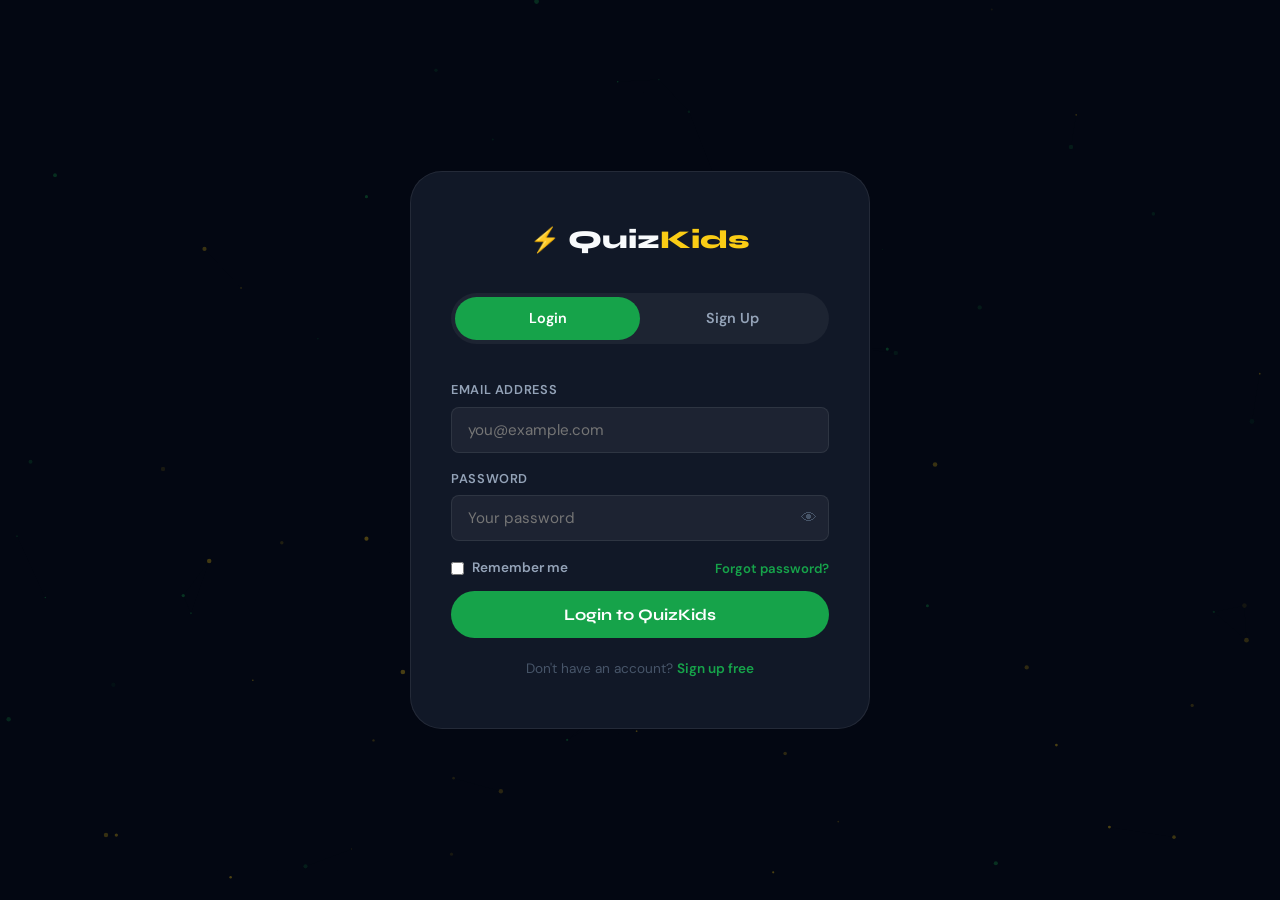
<file: pages/auth.html>
<!DOCTYPE html>
<html lang="en">
<head>
  <meta charset="UTF-8"/>
  <meta name="viewport" content="width=device-width, initial-scale=1.0"/>
  <title>Login / Signup — QuizKids</title>
  <link rel="preconnect" href="https://fonts.googleapis.com"/>
  <link href="https://fonts.googleapis.com/css2?family=Syne:wght@400;600;700;800&family=DM+Sans:wght@300;400;500;600&display=swap" rel="stylesheet"/>
  <link rel="stylesheet" href="../css/main.css"/>
  <style>
    body { min-height: 100vh; display: flex; align-items: center; justify-content: center; padding: 24px; }
    .auth-wrap {
      width: 100%; max-width: 460px;
      background: var(--bg-card);
      border: 1px solid var(--border-color);
      border-radius: var(--radius-xl);
      padding: 48px 40px;
      position: relative; z-index: 1;
    }
    .auth-logo { text-align: center; margin-bottom: 32px; }
    .auth-logo .logo { justify-content: center; font-size: 1.6rem; }
    .auth-tabs {
      display: flex; background: rgba(255,255,255,0.05);
      border-radius: 100px; padding: 4px;
      margin-bottom: 36px;
    }
    .auth-tab {
      flex: 1; padding: 10px; text-align: center;
      border-radius: 100px; font-weight: 600; font-size: 0.9rem;
      cursor: pointer; transition: var(--transition);
      color: var(--text-secondary);
    }
    .auth-tab.active { background: var(--brand-primary); color: #fff; }
    .auth-form { display: none; }
    .auth-form.active { display: block; }
    .form-group { margin-bottom: 16px; }
    .form-row { display: grid; grid-template-columns: 1fr 1fr; gap: 12px; }
    label { display: block; font-size: 0.8rem; font-weight: 600; color: var(--text-secondary); margin-bottom: 6px; text-transform: uppercase; letter-spacing: 0.05em; }
    input, select {
      width: 100%; padding: 12px 16px;
      background: rgba(255,255,255,0.05);
      border: 1px solid var(--border-color);
      border-radius: var(--radius-sm);
      color: var(--text-primary); font-size: 0.95rem; font-family: var(--font-body);
      transition: var(--transition);
      outline: none;
    }
    input:focus, select:focus { border-color: var(--brand-primary); box-shadow: 0 0 0 3px rgba(22,163,74,0.1); }
    select option { background: var(--bg-card); }
    .input-error { border-color: #ef4444 !important; }
    .err-msg { color: #f87171; font-size: 0.78rem; margin-top: 4px; display: none; }
    .err-msg.show { display: block; }
    .submit-btn {
      width: 100%; padding: 14px;
      background: var(--brand-primary); color: #fff;
      border: none; border-radius: 100px;
      font-size: 1rem; font-weight: 700; font-family: var(--font-display);
      cursor: pointer; transition: var(--transition);
      margin-top: 8px; display: flex; align-items: center; justify-content: center; gap: 8px;
    }
    .submit-btn:hover { background: var(--brand-secondary); transform: translateY(-1px); box-shadow: 0 8px 24px rgba(22,163,74,0.3); }
    .submit-btn:disabled { opacity: 0.6; transform: none; cursor: not-allowed; }
    .auth-divider { text-align: center; color: var(--text-muted); font-size: 0.8rem; margin: 20px 0; position: relative; }
    .auth-divider::before, .auth-divider::after { content: ''; position: absolute; top: 50%; width: 40%; height: 1px; background: var(--border-color); }
    .auth-divider::before { left: 0; } .auth-divider::after { right: 0; }
    .auth-footer-text { text-align: center; font-size: 0.85rem; color: var(--text-muted); margin-top: 20px; }
    .auth-footer-text a { color: var(--brand-primary); font-weight: 600; }
    .pw-wrap { position: relative; }
    .pw-toggle { position: absolute; right: 12px; top: 50%; transform: translateY(-50%); cursor: pointer; color: var(--text-muted); font-size: 1rem; user-select: none; }
    .strength-bar { height: 4px; border-radius: 2px; background: var(--bg-surface); margin-top: 6px; overflow: hidden; }
    .strength-fill { height: 100%; border-radius: 2px; transition: var(--transition); width: 0; }
    .strength-text { font-size: 0.75rem; margin-top: 4px; }
    .check-row { display: flex; align-items: center; gap: 8px; margin-bottom: 12px; }
    .check-row input[type="checkbox"] { width: auto; accent-color: var(--brand-primary); }
    .check-row label { margin: 0; font-size: 0.85rem; text-transform: none; letter-spacing: 0; color: var(--text-secondary); }
    .progress-loader { display: none; }
    .progress-loader.show { display: flex; }
    .spinner { width: 18px; height: 18px; border: 2px solid rgba(255,255,255,0.3); border-top-color: #fff; border-radius: 50%; animation: spin 0.7s linear infinite; }
    @keyframes spin { to { transform: rotate(360deg); } }

    @media (max-width: 480px) {
      .auth-wrap { padding: 32px 24px; }
      .form-row { grid-template-columns: 1fr; }
    }
  </style>
</head>
<body>
<div class="bg-canvas"><canvas id="bgCanvas"></canvas></div>

<div class="auth-wrap">
  <div class="auth-logo">
    <a href="../index.html" class="logo">
      <span class="logo-icon">⚡</span>
      <span class="logo-text">Quiz<span class="logo-accent">Kids</span></span>
    </a>
  </div>

  <div class="auth-tabs">
    <div class="auth-tab active" id="loginTab" onclick="switchTab('login')">Login</div>
    <div class="auth-tab" id="signupTab" onclick="switchTab('signup')">Sign Up</div>
  </div>

  <!-- LOGIN FORM -->
  <form class="auth-form active" id="loginForm" novalidate>
    <div class="form-group">
      <label>Email Address</label>
      <input type="email" id="loginEmail" placeholder="you@example.com" required/>
      <div class="err-msg" id="loginEmailErr">Enter a valid email address</div>
    </div>
    <div class="form-group">
      <label>Password</label>
      <div class="pw-wrap">
        <input type="password" id="loginPw" placeholder="Your password" required/>
        <span class="pw-toggle" onclick="togglePw('loginPw', this)">👁</span>
      </div>
      <div class="err-msg" id="loginPwErr">Password is required</div>
    </div>
    <div class="check-row">
      <input type="checkbox" id="rememberMe"/>
      <label for="rememberMe">Remember me</label>
      <a href="#" onclick="showReset()" style="margin-left:auto;font-size:0.82rem;color:var(--brand-primary);font-weight:600;">Forgot password?</a>
    </div>
    <button class="submit-btn" type="submit" id="loginBtn">
      <span class="progress-loader" id="loginLoader"><span class="spinner"></span></span>
      <span id="loginBtnText">Login to QuizKids</span>
    </button>
    <div class="auth-footer-text">
      Don't have an account? <a onclick="switchTab('signup')">Sign up free</a>
    </div>
  </form>

  <!-- SIGNUP FORM -->
  <form class="auth-form" id="signupForm" novalidate>
    <div class="form-row">
      <div class="form-group">
        <label>First Name</label>
        <input type="text" id="firstName" placeholder="e.g. Amara" required/>
        <div class="err-msg" id="firstNameErr">Enter your first name</div>
      </div>
      <div class="form-group">
        <label>Last Name</label>
        <input type="text" id="lastName" placeholder="e.g. Okafor" required/>
        <div class="err-msg" id="lastNameErr">Enter your last name</div>
      </div>
    </div>
    <div class="form-group">
      <label>Email Address</label>
      <input type="email" id="signupEmail" placeholder="you@example.com" required/>
      <div class="err-msg" id="signupEmailErr">Enter a valid email address</div>
    </div>
    <div class="form-row">
      <div class="form-group">
        <label>Class / Level</label>
        <select id="studentClass" required>
          <option value="">Select class</option>
          <optgroup label="Junior Secondary">
            <option value="JSS1">JSS 1</option>
            <option value="JSS2">JSS 2</option>
            <option value="JSS3">JSS 3</option>
          </optgroup>
          <optgroup label="Senior Secondary">
            <option value="SS1">SS 1</option>
            <option value="SS2">SS 2</option>
            <option value="SS3">SS 3</option>
          </optgroup>
          <optgroup label="Exam Candidate">
            <option value="WAEC">WAEC Candidate</option>
            <option value="NECO">NECO Candidate</option>
            <option value="JAMB">JAMB/UTME Candidate</option>
          </optgroup>
        </select>
        <div class="err-msg" id="classErr">Select your class</div>
      </div>
      <div class="form-group">
        <label>State</label>
        <select id="studentState" required>
          <option value="">Select state</option>
          <option>Abia</option><option>Adamawa</option><option>Akwa Ibom</option>
          <option>Anambra</option><option>Bauchi</option><option>Bayelsa</option>
          <option>Benue</option><option>Borno</option><option>Cross River</option>
          <option>Delta</option><option>Ebonyi</option><option>Edo</option>
          <option>Ekiti</option><option>Enugu</option><option>FCT Abuja</option>
          <option>Gombe</option><option>Imo</option><option>Jigawa</option>
          <option>Kaduna</option><option>Kano</option><option>Katsina</option>
          <option>Kebbi</option><option>Kogi</option><option>Kwara</option>
          <option>Lagos</option><option>Nasarawa</option><option>Niger</option>
          <option>Ogun</option><option>Ondo</option><option>Osun</option>
          <option>Oyo</option><option>Plateau</option><option>Rivers</option>
          <option>Sokoto</option><option>Taraba</option><option>Yobe</option>
          <option>Zamfara</option>
        </select>
        <div class="err-msg" id="stateErr">Select your state</div>
      </div>
    </div>
    <div class="form-group">
      <label>School Name</label>
      <input type="text" id="schoolName" placeholder="e.g. Kings College Lagos"/>
    </div>
    <div class="form-group">
      <label>Password</label>
      <div class="pw-wrap">
        <input type="password" id="signupPw" placeholder="Create a strong password" required oninput="checkStrength(this.value)"/>
        <span class="pw-toggle" onclick="togglePw('signupPw', this)">👁</span>
      </div>
      <div class="strength-bar"><div class="strength-fill" id="strengthFill"></div></div>
      <div class="strength-text" id="strengthText" style="color:var(--text-muted)">Enter a password</div>
      <div class="err-msg" id="signupPwErr">Password must be at least 6 characters</div>
    </div>
    <div class="check-row">
      <input type="checkbox" id="agreeTerms" required/>
      <label for="agreeTerms">I agree to the <a href="#" style="color:var(--brand-primary)">Terms of Service</a> and <a href="#" style="color:var(--brand-primary)">Privacy Policy</a></label>
    </div>
    <div class="err-msg" id="termsErr" style="margin-top:-8px; margin-bottom:12px;">You must agree to the terms</div>
    <button class="submit-btn" type="submit" id="signupBtn">
      <span class="progress-loader" id="signupLoader"><span class="spinner"></span></span>
      <span id="signupBtnText">Create Free Account 🚀</span>
    </button>
    <div class="auth-footer-text">
      Already have an account? <a onclick="switchTab('login')">Login</a>
    </div>
  </form>
</div>

<script src="../js/main.js"></script>
<script>
// ── Tab switching ──
function switchTab(tab) {
  document.querySelectorAll('.auth-tab').forEach(t => t.classList.remove('active'));
  document.querySelectorAll('.auth-form').forEach(f => f.classList.remove('active'));
  document.getElementById(tab + 'Tab').classList.add('active');
  document.getElementById(tab + 'Form').classList.add('active');
}

// Check URL hash for signup
if (location.hash === '#signup') switchTab('signup');

// ── Toggle password visibility ──
function togglePw(id, btn) {
  const input = document.getElementById(id);
  if (input.type === 'password') { input.type = 'text'; btn.textContent = '🙈'; }
  else { input.type = 'password'; btn.textContent = '👁'; }
}

// ── Password strength ──
function checkStrength(pw) {
  const fill = document.getElementById('strengthFill');
  const text = document.getElementById('strengthText');
  let score = 0;
  if (pw.length >= 6) score++;
  if (pw.length >= 10) score++;
  if (/[A-Z]/.test(pw)) score++;
  if (/[0-9]/.test(pw)) score++;
  if (/[^A-Za-z0-9]/.test(pw)) score++;
  const levels = [
    { w: '0%', c: 'transparent', t: 'Enter a password', tc: 'var(--text-muted)' },
    { w: '20%', c: '#ef4444', t: 'Very Weak', tc: '#ef4444' },
    { w: '40%', c: '#f97316', t: 'Weak', tc: '#f97316' },
    { w: '60%', c: '#facc15', t: 'Fair', tc: '#facc15' },
    { w: '80%', c: '#22c55e', t: 'Strong', tc: '#22c55e' },
    { w: '100%', c: '#16a34a', t: '💪 Very Strong', tc: '#16a34a' },
  ];
  const l = levels[Math.min(score, 5)];
  fill.style.width = l.w;
  fill.style.background = l.c;
  text.textContent = l.t; text.style.color = l.tc;
}

// ── Validation helpers ──
function showErr(id, show) {
  const el = document.getElementById(id);
  if (el) el.classList.toggle('show', show);
}
function markInput(id, error) {
  const el = document.getElementById(id);
  if (el) el.classList.toggle('input-error', error);
}

// ── Demo user storage (replace with Firebase in production) ──
const USERS_KEY = 'qk_users';
function getUsers() { try { return JSON.parse(localStorage.getItem(USERS_KEY)) || []; } catch { return []; } }
function saveUsers(users) { localStorage.setItem(USERS_KEY, JSON.stringify(users)); }

// ── LOGIN ──
document.getElementById('loginForm').addEventListener('submit', async (e) => {
  e.preventDefault();
  const email = document.getElementById('loginEmail').value.trim();
  const pw = document.getElementById('loginPw').value;
  let valid = true;

  if (!email || !/\S+@\S+\.\S+/.test(email)) { showErr('loginEmailErr', true); markInput('loginEmail', true); valid = false; }
  else { showErr('loginEmailErr', false); markInput('loginEmail', false); }
  if (!pw) { showErr('loginPwErr', true); markInput('loginPw', true); valid = false; }
  else { showErr('loginPwErr', false); markInput('loginPw', false); }
  
  if (!valid) return;

  // Loading state
  const btn = document.getElementById('loginBtn');
  const loader = document.getElementById('loginLoader');
  const btnText = document.getElementById('loginBtnText');
  btn.disabled = true; loader.classList.add('show'); btnText.textContent = 'Logging in...';

  await new Promise(r => setTimeout(r, 1200)); // simulate network

  const users = getUsers();
  const user = users.find(u => u.email === email && u.password === btoa(pw));
  
  btn.disabled = false; loader.classList.remove('show');

  if (user) {
    Auth.setUser(user);
    showToast('Welcome back, ' + user.name.split(' ')[0] + '! 🎉', 'success');
    setTimeout(() => window.location.href = 'dashboard.html', 1000);
  } else {
    btnText.textContent = 'Login to QuizKids';
    showToast('Invalid email or password. Please try again.', 'error');
    markInput('loginEmail', true); markInput('loginPw', true);
  }
});

// ── SIGNUP ──
document.getElementById('signupForm').addEventListener('submit', async (e) => {
  e.preventDefault();
  const firstName = document.getElementById('firstName').value.trim();
  const lastName = document.getElementById('lastName').value.trim();
  const email = document.getElementById('signupEmail').value.trim();
  const cls = document.getElementById('studentClass').value;
  const state = document.getElementById('studentState').value;
  const school = document.getElementById('schoolName').value.trim();
  const pw = document.getElementById('signupPw').value;
  const terms = document.getElementById('agreeTerms').checked;
  let valid = true;

  if (!firstName) { showErr('firstNameErr', true); markInput('firstName', true); valid = false; }
  else { showErr('firstNameErr', false); markInput('firstName', false); }
  if (!lastName) { showErr('lastNameErr', true); markInput('lastName', true); valid = false; }
  else { showErr('lastNameErr', false); markInput('lastName', false); }
  if (!email || !/\S+@\S+\.\S+/.test(email)) { showErr('signupEmailErr', true); markInput('signupEmail', true); valid = false; }
  else { showErr('signupEmailErr', false); markInput('signupEmail', false); }
  if (!cls) { showErr('classErr', true); markInput('studentClass', true); valid = false; }
  else { showErr('classErr', false); markInput('studentClass', false); }
  if (!state) { showErr('stateErr', true); markInput('studentState', true); valid = false; }
  else { showErr('stateErr', false); markInput('studentState', false); }
  if (pw.length < 6) { showErr('signupPwErr', true); markInput('signupPw', true); valid = false; }
  else { showErr('signupPwErr', false); markInput('signupPw', false); }
  if (!terms) { showErr('termsErr', true); valid = false; }
  else { showErr('termsErr', false); }

  if (!valid) return;

  // Check duplicate email
  const users = getUsers();
  if (users.find(u => u.email === email)) {
    showToast('This email is already registered. Please login.', 'error');
    markInput('signupEmail', true);
    return;
  }

  // Loading
  const btn = document.getElementById('signupBtn');
  const loader = document.getElementById('signupLoader');
  const btnText = document.getElementById('signupBtnText');
  btn.disabled = true; loader.classList.add('show'); btnText.textContent = 'Creating account...';
  await new Promise(r => setTimeout(r, 1500));

  const newUser = {
    id: 'u_' + Date.now(),
    name: firstName + ' ' + lastName,
    email, password: btoa(pw),
    class: cls, state, school: school || 'Not specified',
    xp: 0, streak: 0,
    quizHistory: [],
    badges: [],
    joinedAt: new Date().toISOString(),
    isAdmin: false
  };
  users.push(newUser);
  saveUsers(users);
  Auth.setUser(newUser);

  btn.disabled = false; loader.classList.remove('show');
  showToast('Account created! Welcome to QuizKids 🎉', 'success');
  setTimeout(() => window.location.href = 'dashboard.html', 1000);
});

// ── Reset password modal ──
function showReset() {
  const email = prompt('Enter your registered email address:');
  if (email && /\S+@\S+\.\S+/.test(email)) {
    showToast('Password reset link sent to ' + email, 'success');
  }
}
</script>
</body>
</html>
</file>
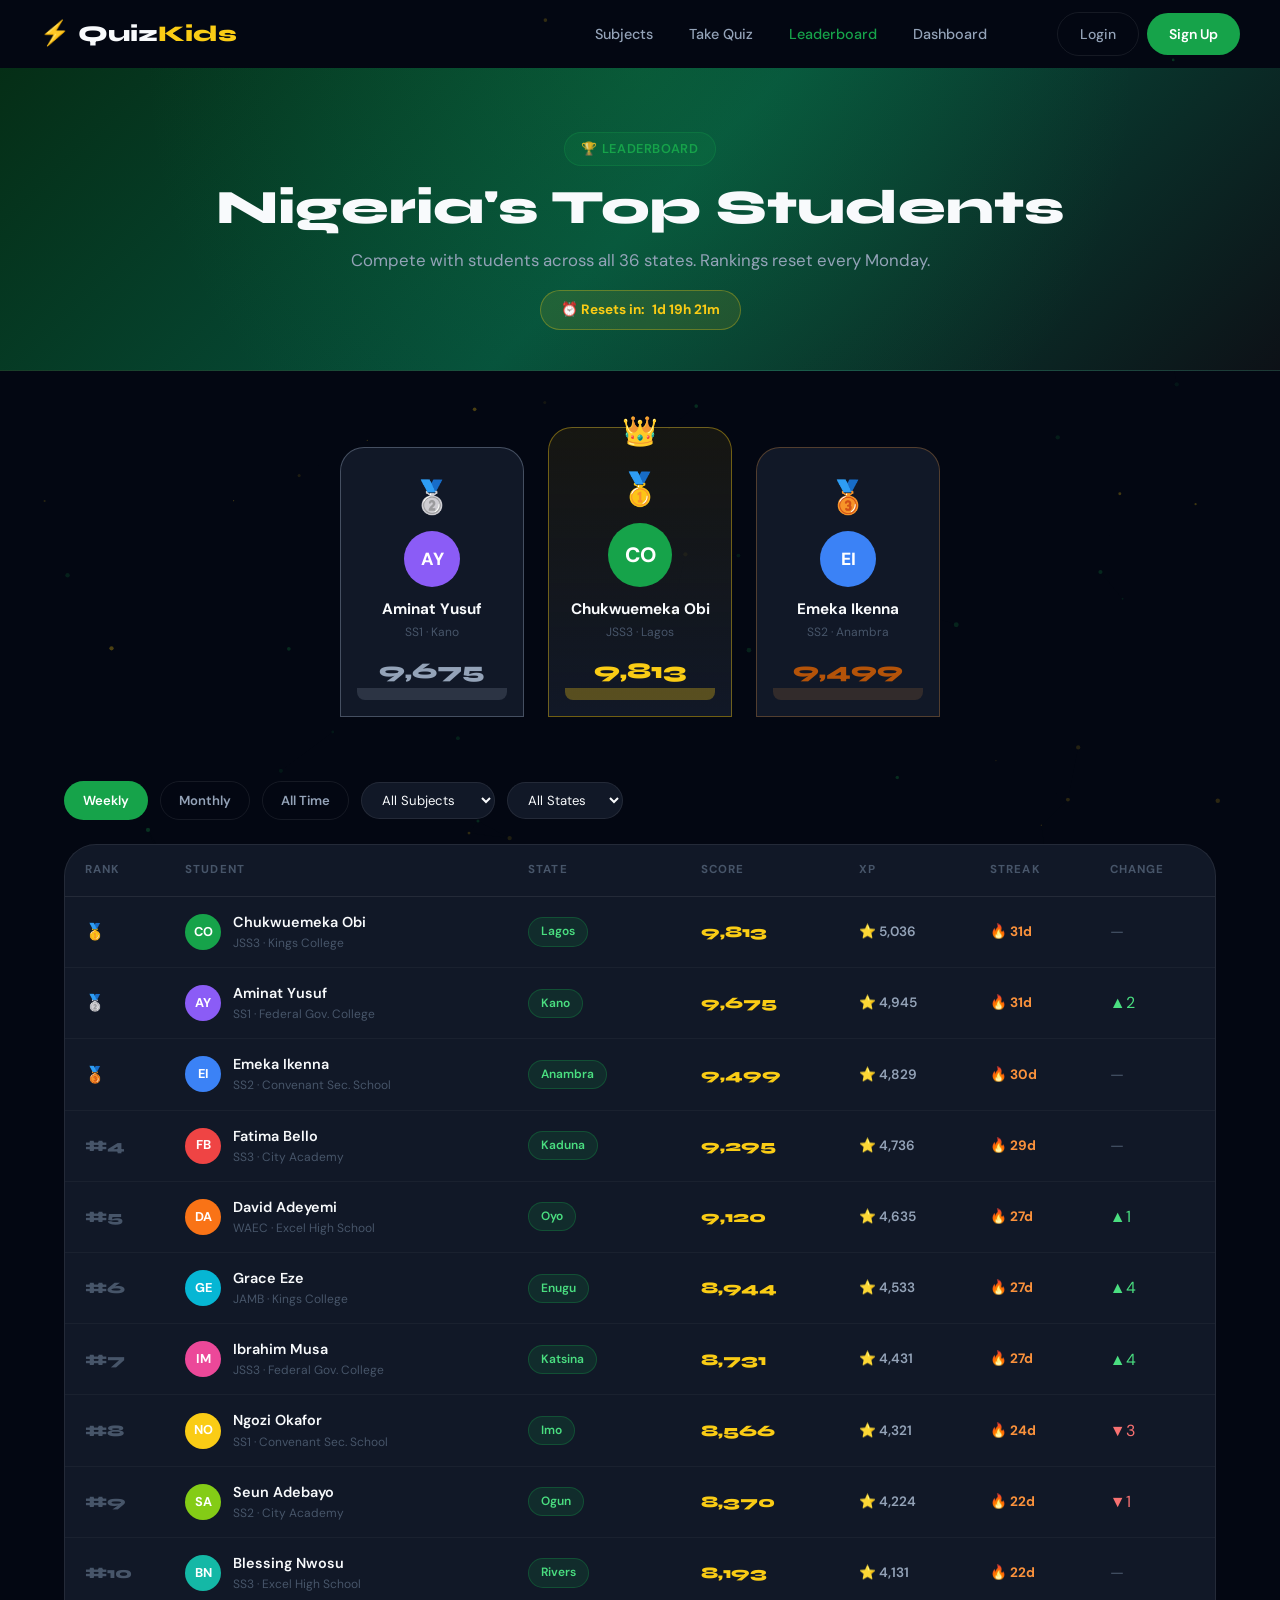
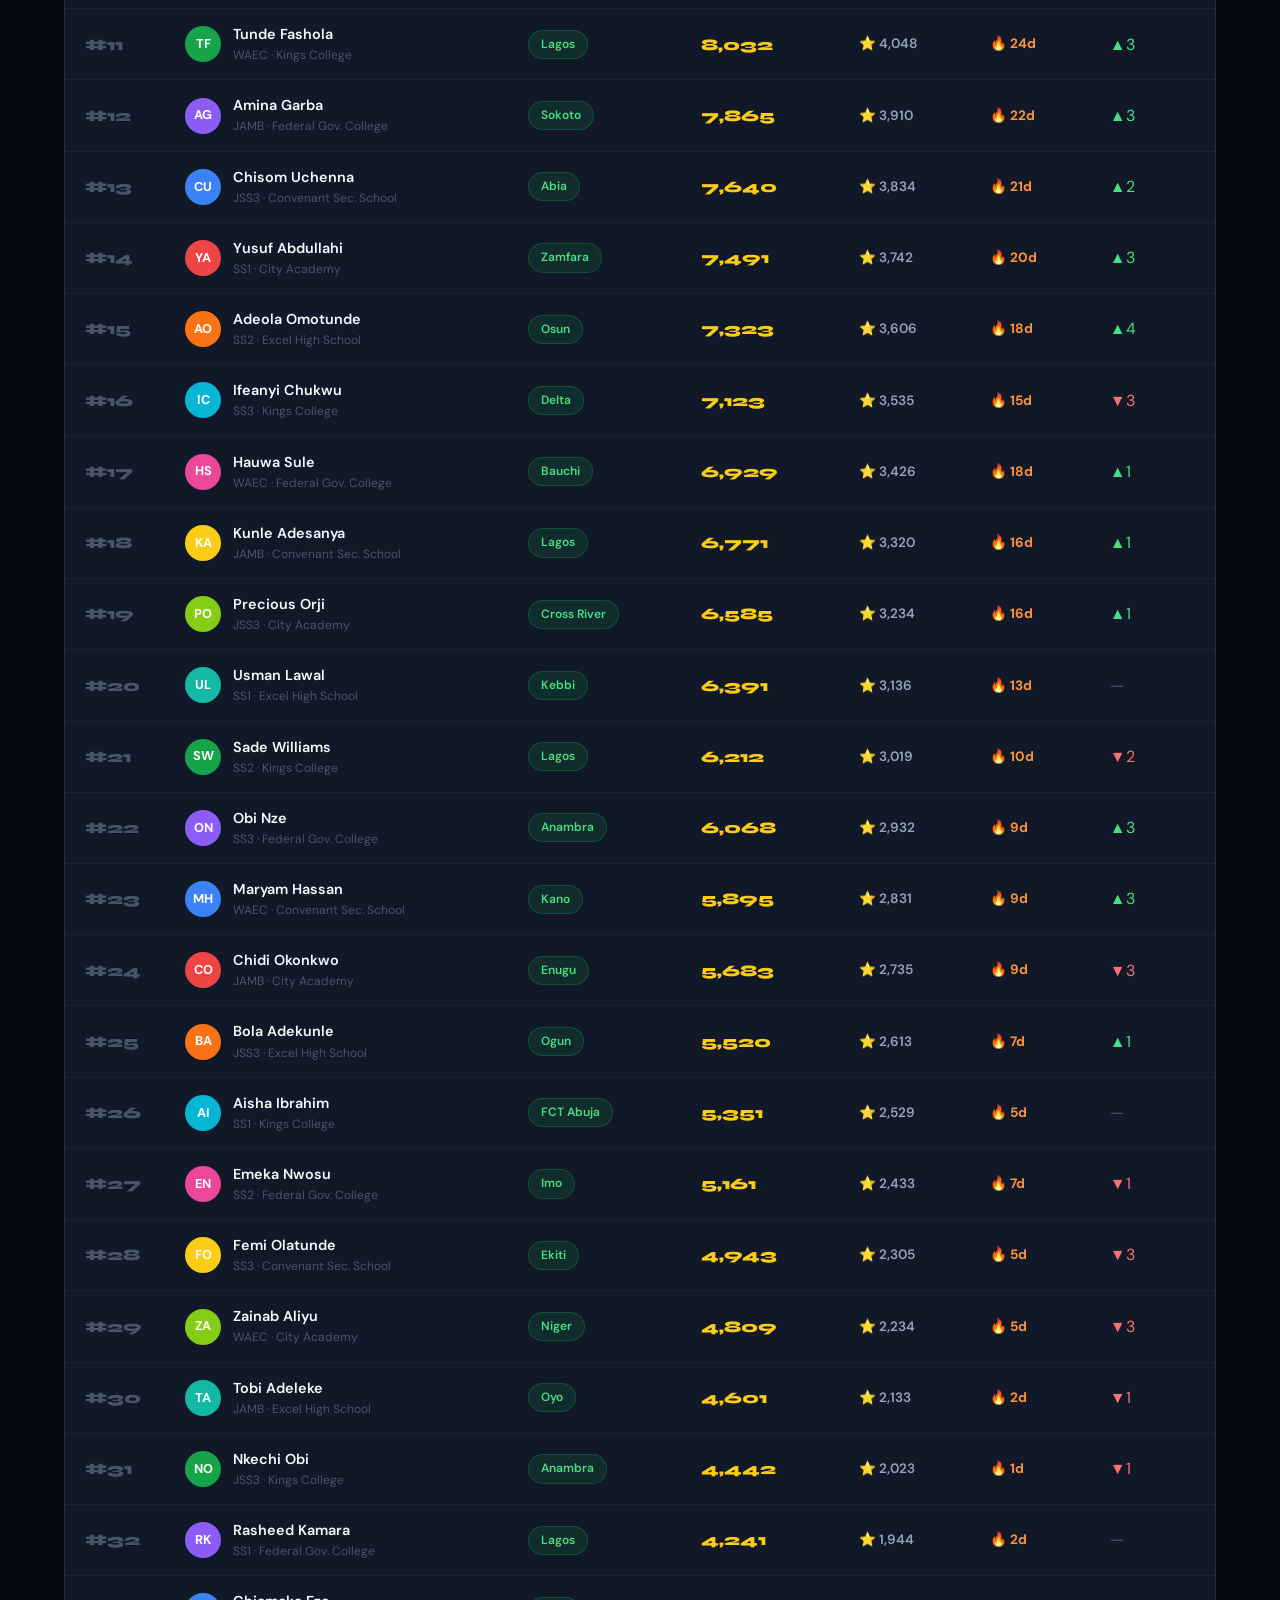
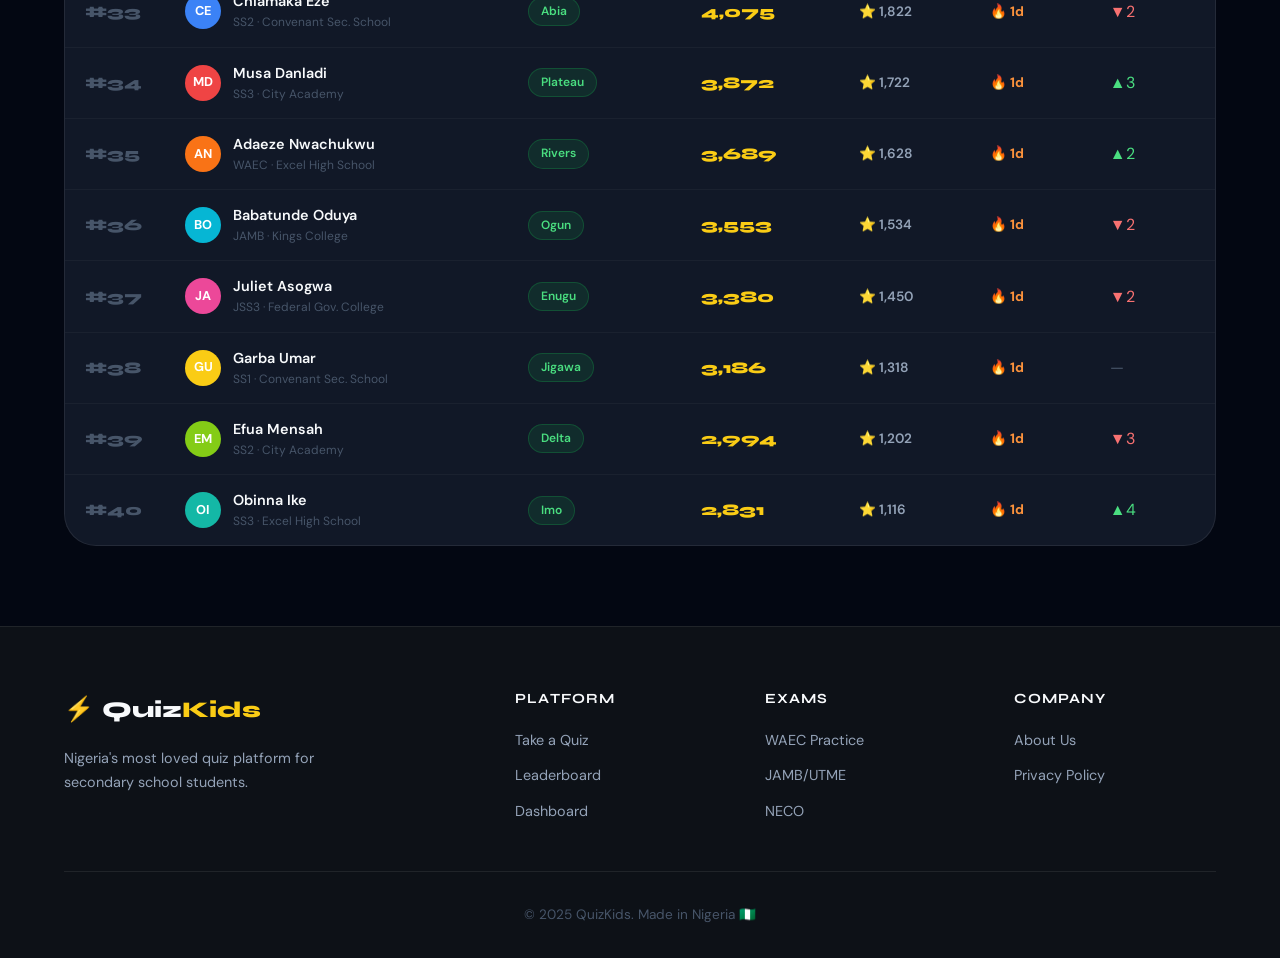
<file: pages/leaderboard.html>
<!DOCTYPE html>
<html lang="en">
<head>
  <meta charset="UTF-8"/>
  <meta name="viewport" content="width=device-width, initial-scale=1.0"/>
  <title>Leaderboard — QuizKids</title>
  <link rel="preconnect" href="https://fonts.googleapis.com"/>
  <link href="https://fonts.googleapis.com/css2?family=Syne:wght@400;600;700;800&family=DM+Sans:wght@300;400;500;600&display=swap" rel="stylesheet"/>
  <link rel="stylesheet" href="../css/main.css"/>
  <style>
    body { padding-top: 68px; }
    .lb-hero {
      background: linear-gradient(135deg, #052e16 0%, #064e3b 50%, #0d1117 100%);
      padding: 64px 0 40px;
      text-align: center;
      border-bottom: 1px solid var(--border-color);
      position: relative; overflow: hidden;
    }
    .lb-hero::before {
      content: '';
      position: absolute; inset: 0;
      background: radial-gradient(circle at 50% 0%, rgba(22,163,74,0.2), transparent 70%);
    }
    .lb-hero h1 { font-size: clamp(2rem, 4vw, 3rem); font-weight: 800; margin-bottom: 12px; position: relative; }
    .lb-hero p { color: var(--text-secondary); font-size: 1.05rem; position: relative; }
    .lb-timer {
      display: inline-flex; align-items: center; gap: 8px;
      background: rgba(250,204,21,0.1); border: 1px solid rgba(250,204,21,0.3);
      color: #facc15; padding: 8px 20px; border-radius: 100px;
      font-size: 0.85rem; font-weight: 700; margin-top: 16px;
      position: relative;
    }

    /* Podium */
    .podium-wrap { padding: 56px 0 24px; position: relative; z-index: 1; }
    .podium-row {
      display: flex; align-items: flex-end; justify-content: center;
      gap: 24px; max-width: 600px; margin: 0 auto;
    }
    .podium-card {
      flex: 1; text-align: center;
      background: var(--bg-card); border: 1px solid var(--border-color);
      border-radius: var(--radius-lg) var(--radius-lg) 0 0;
      padding: 24px 16px 16px;
      position: relative; transition: var(--transition);
    }
    .podium-card:hover { transform: translateY(-4px); }
    .podium-card.rank-1 { padding-top: 36px; border-color: rgba(250,204,21,0.4); background: linear-gradient(180deg, rgba(250,204,21,0.08), var(--bg-card)); }
    .podium-card.rank-2 { border-color: rgba(148,163,184,0.4); }
    .podium-card.rank-3 { border-color: rgba(180,120,60,0.4); }
    .podium-medal { font-size: 2rem; margin-bottom: 8px; }
    .podium-avatar {
      width: 56px; height: 56px; border-radius: 50%;
      margin: 0 auto 10px;
      display: flex; align-items: center; justify-content: center;
      font-weight: 800; font-size: 1.1rem; color: #fff;
    }
    .rank-1 .podium-avatar { background: linear-gradient(135deg,#f59e0b,#d97706); width: 64px; height: 64px; font-size: 1.3rem; }
    .rank-2 .podium-avatar { background: linear-gradient(135deg,#94a3b8,#64748b); }
    .rank-3 .podium-avatar { background: linear-gradient(135deg,#b45309,#92400e); }
    .podium-name { font-weight: 700; font-size: 0.95rem; color: var(--text-primary); }
    .podium-school { font-size: 0.75rem; color: var(--text-muted); margin-top: 2px; }
    .podium-score {
      font-family: var(--font-display); font-size: 1.4rem; font-weight: 800;
      margin-top: 10px;
    }
    .rank-1 .podium-score { color: #facc15; }
    .rank-2 .podium-score { color: #94a3b8; }
    .rank-3 .podium-score { color: #b45309; }
    .podium-block {
      height: 12px;
      border-radius: 0 0 var(--radius-sm) var(--radius-sm);
    }
    .rank-1 .podium-block { background: rgba(250,204,21,0.3); }
    .rank-2 .podium-block { background: rgba(148,163,184,0.2); }
    .rank-3 .podium-block { background: rgba(180,120,60,0.2); }
    .crown { position: absolute; top: -20px; left: 50%; transform: translateX(-50%); font-size: 1.8rem; }

    /* Filters */
    .lb-filters {
      display: flex; align-items: center; gap: 12px;
      flex-wrap: wrap; margin-bottom: 24px;
    }
    .filter-pill {
      padding: 8px 18px; border-radius: 100px;
      border: 1px solid var(--border-color);
      font-size: 0.82rem; font-weight: 600;
      color: var(--text-secondary); cursor: pointer;
      transition: var(--transition);
    }
    .filter-pill:hover { border-color: rgba(255,255,255,0.2); color: var(--text-primary); }
    .filter-pill.active { background: var(--brand-primary); color: #fff; border-color: transparent; }
    .filter-select {
      padding: 8px 16px; border-radius: 100px;
      border: 1px solid var(--border-color);
      background: var(--bg-card); color: var(--text-primary);
      font-size: 0.82rem; font-family: var(--font-body); outline: none;
      cursor: pointer;
    }

    /* Table */
    .lb-section { padding: 40px 0 80px; position: relative; z-index: 1; }
    .lb-table-wrap { background: var(--bg-card); border: 1px solid var(--border-color); border-radius: var(--radius-xl); overflow: hidden; }
    .lb-table { width: 100%; border-collapse: collapse; }
    .lb-table thead tr { border-bottom: 1px solid var(--border-color); }
    .lb-table thead th { padding: 16px 20px; text-align: left; font-size: 0.72rem; text-transform: uppercase; letter-spacing: 0.1em; color: var(--text-muted); font-weight: 700; }
    .lb-table tbody tr {
      border-bottom: 1px solid rgba(255,255,255,0.04);
      transition: var(--transition);
    }
    .lb-table tbody tr:last-child { border-bottom: none; }
    .lb-table tbody tr:hover { background: rgba(255,255,255,0.03); }
    .lb-table tbody tr.is-me { background: rgba(22,163,74,0.06); border-left: 3px solid var(--brand-primary); }
    .lb-table td { padding: 14px 20px; }
    .rank-num { font-family: var(--font-display); font-size: 1rem; font-weight: 800; color: var(--text-muted); width: 60px; }
    .rank-num.top-3 { color: var(--text-primary); }
    .rank-badge-1 { color: #facc15; }
    .rank-badge-2 { color: #94a3b8; }
    .rank-badge-3 { color: #b45309; }
    .player-cell { display: flex; align-items: center; gap: 12px; }
    .player-av { width: 36px; height: 36px; border-radius: 50%; display: flex; align-items: center; justify-content: center; font-weight: 700; font-size: 0.8rem; color: #fff; flex-shrink: 0; }
    .player-name { font-weight: 600; font-size: 0.9rem; color: var(--text-primary); }
    .player-detail { font-size: 0.75rem; color: var(--text-muted); }
    .score-cell { font-family: var(--font-display); font-size: 1rem; font-weight: 800; color: var(--brand-accent); }
    .xp-cell { color: var(--text-secondary); font-size: 0.85rem; font-weight: 600; }
    .streak-cell { color: #fb923c; font-size: 0.85rem; font-weight: 700; }
    .change-cell { font-size: 0.8rem; font-weight: 700; }
    .change-up { color: #4ade80; }
    .change-down { color: #f87171; }
    .change-same { color: var(--text-muted); }

    /* Your rank highlight */
    .your-rank-bar {
      background: rgba(22,163,74,0.08); border: 1px solid rgba(22,163,74,0.25);
      border-radius: var(--radius-md); padding: 16px 24px;
      display: flex; align-items: center; gap: 16px;
      margin-bottom: 24px;
    }
    .your-rank-bar .yr-rank { font-family: var(--font-display); font-size: 1.5rem; font-weight: 800; color: #4ade80; }
    .your-rank-bar .yr-info strong { display: block; font-size: 0.9rem; }
    .your-rank-bar .yr-info span { font-size: 0.8rem; color: var(--text-muted); }
    .yr-sep { margin-left: auto; font-size: 0.85rem; color: var(--text-muted); }

    @media (max-width: 768px) {
      .lb-table thead { display: none; }
      .lb-table tbody tr { display: flex; flex-wrap: wrap; gap: 8px; padding: 12px 16px; border-bottom: 1px solid var(--border-color); }
      .lb-table td { padding: 0; border: none; }
      .podium-row { gap: 12px; }
    }
    @media (max-width: 480px) {
      .podium-name { font-size: 0.8rem; }
      .podium-score { font-size: 1.1rem; }
    }
  </style>
</head>
<body>
<div class="bg-canvas"><canvas id="bgCanvas"></canvas></div>

<!-- NAV -->
<nav class="navbar" id="navbar">
  <div class="nav-container">
    <a href="../index.html" class="logo"><span class="logo-icon">⚡</span><span class="logo-text">Quiz<span class="logo-accent">Kids</span></span></a>
    <ul class="nav-links" id="navLinks">
      <li><a href="../index.html#subjects">Subjects</a></li>
      <li><a href="quiz.html">Take Quiz</a></li>
      <li><a href="leaderboard.html" style="color:var(--brand-primary)">Leaderboard</a></li>
      <li><a href="dashboard.html">Dashboard</a></li>
    </ul>
    <div class="nav-cta" id="navCta">
      <a href="auth.html" class="btn-ghost">Login</a>
      <a href="auth.html#signup" class="btn-primary">Sign Up</a>
    </div>
    <button class="hamburger" id="hamburger"><span></span><span></span><span></span></button>
  </div>
</nav>

<!-- HERO -->
<section class="lb-hero">
  <div class="container">
    <div class="section-label" style="margin-bottom:16px">🏆 Leaderboard</div>
    <h1>Nigeria's Top Students</h1>
    <p>Compete with students across all 36 states. Rankings reset every Monday.</p>
    <div class="lb-timer">⏰ Resets in: <span id="resetTimer">6d 14h 22m</span></div>
  </div>
</section>

<!-- PODIUM -->
<section class="podium-wrap">
  <div class="container">
    <div class="podium-row" id="podiumRow">
      <!-- Populated by JS -->
    </div>
  </div>
</section>

<!-- TABLE SECTION -->
<section class="lb-section">
  <div class="container">

    <!-- Filters -->
    <div class="lb-filters">
      <div class="filter-pill active" onclick="setFilter('weekly',this)">Weekly</div>
      <div class="filter-pill" onclick="setFilter('monthly',this)">Monthly</div>
      <div class="filter-pill" onclick="setFilter('alltime',this)">All Time</div>
      <select class="filter-select" id="subjectFilter" onchange="renderTable()">
        <option value="all">All Subjects</option>
        <option value="mathematics">Mathematics</option>
        <option value="english">English</option>
        <option value="physics">Physics</option>
        <option value="chemistry">Chemistry</option>
        <option value="biology">Biology</option>
      </select>
      <select class="filter-select" id="stateFilter" onchange="renderTable()">
        <option value="all">All States</option>
        <option>Lagos</option><option>Kano</option><option>Ogun</option>
        <option>Rivers</option><option>Anambra</option><option>FCT Abuja</option>
        <option>Kaduna</option><option>Oyo</option><option>Delta</option>
      </select>
    </div>

    <!-- Your rank -->
    <div class="your-rank-bar" id="yourRankBar" style="display:none">
      <div class="yr-rank" id="yrRank">#42</div>
      <div class="yr-info">
        <strong id="yrName">You</strong>
        <span id="yrDetail">Keep practicing to climb higher!</span>
      </div>
      <div class="yr-sep">
        <span id="yrXP">0 XP</span>
      </div>
    </div>

    <!-- Table -->
    <div class="lb-table-wrap">
      <table class="lb-table">
        <thead>
          <tr>
            <th style="width:60px">Rank</th>
            <th>Student</th>
            <th>State</th>
            <th>Score</th>
            <th>XP</th>
            <th>Streak</th>
            <th>Change</th>
          </tr>
        </thead>
        <tbody id="lbTableBody"></tbody>
      </table>
    </div>
  </div>
</section>

<footer class="footer">
  <div class="container">
    <div class="footer-grid">
      <div class="footer-brand">
        <a href="../index.html" class="logo"><span class="logo-icon">⚡</span><span class="logo-text">Quiz<span class="logo-accent">Kids</span></span></a>
        <p>Nigeria's most loved quiz platform for secondary school students.</p>
      </div>
      <div class="footer-col"><h4>Platform</h4><ul><li><a href="quiz.html">Take a Quiz</a></li><li><a href="leaderboard.html">Leaderboard</a></li><li><a href="dashboard.html">Dashboard</a></li></ul></div>
      <div class="footer-col"><h4>Exams</h4><ul><li><a href="#">WAEC Practice</a></li><li><a href="#">JAMB/UTME</a></li><li><a href="#">NECO</a></li></ul></div>
      <div class="footer-col"><h4>Company</h4><ul><li><a href="#">About Us</a></li><li><a href="#">Privacy Policy</a></li></ul></div>
    </div>
    <div class="footer-bottom"><p>© 2025 QuizKids. Made in Nigeria 🇳🇬</p></div>
  </div>
</footer>

<script src="../js/main.js"></script>
<script>
// ── Generate demo leaderboard data ──
const NAMES = [
  ['Chukwuemeka','Obi','Lagos'],['Aminat','Yusuf','Kano'],['Emeka','Ikenna','Anambra'],
  ['Fatima','Bello','Kaduna'],['David','Adeyemi','Oyo'],['Grace','Eze','Enugu'],
  ['Ibrahim','Musa','Katsina'],['Ngozi','Okafor','Imo'],['Seun','Adebayo','Ogun'],
  ['Blessing','Nwosu','Rivers'],['Tunde','Fashola','Lagos'],['Amina','Garba','Sokoto'],
  ['Chisom','Uchenna','Abia'],['Yusuf','Abdullahi','Zamfara'],['Adeola','Omotunde','Osun'],
  ['Ifeanyi','Chukwu','Delta'],['Hauwa','Sule','Bauchi'],['Kunle','Adesanya','Lagos'],
  ['Precious','Orji','Cross River'],['Usman','Lawal','Kebbi'],
  ['Sade','Williams','Lagos'],['Obi','Nze','Anambra'],['Maryam','Hassan','Kano'],
  ['Chidi','Okonkwo','Enugu'],['Bola','Adekunle','Ogun'],['Aisha','Ibrahim','FCT Abuja'],
  ['Emeka','Nwosu','Imo'],['Femi','Olatunde','Ekiti'],['Zainab','Aliyu','Niger'],
  ['Tobi','Adeleke','Oyo'],['Nkechi','Obi','Anambra'],['Rasheed','Kamara','Lagos'],
  ['Chiamaka','Eze','Abia'],['Musa','Danladi','Plateau'],['Adaeze','Nwachukwu','Rivers'],
  ['Babatunde','Oduya','Ogun'],['Juliet','Asogwa','Enugu'],['Garba','Umar','Jigawa'],
  ['Efua','Mensah','Delta'],['Obinna','Ike','Imo'],
];

const AVATARS_COLORS = ['#16a34a','#8b5cf6','#3b82f6','#ef4444','#f97316','#06b6d4','#ec4899','#facc15','#84cc16','#14b8a6'];

function generatePlayers(n=40) {
  return NAMES.slice(0, n).map((d, i) => ({
    rank: i + 1,
    name: d[0] + ' ' + d[1],
    initials: d[0][0] + d[1][0],
    state: d[2],
    class: ['JSS3','SS1','SS2','SS3','WAEC','JAMB'][i % 6],
    school: ['Kings College', 'Federal Gov. College', 'Convenant Sec. School', 'City Academy', 'Excel High School'][i % 5],
    score: Math.round(9800 - i * 180 + Math.random() * 60),
    xp: Math.round(5000 - i * 100 + Math.random() * 50),
    streak: Math.max(1, 30 - i + Math.floor(Math.random() * 5)),
    change: i < 5 ? Math.floor(Math.random() * 3) : (Math.random() > 0.5 ? Math.floor(Math.random() * 5) : -Math.floor(Math.random() * 4)),
    color: AVATARS_COLORS[i % AVATARS_COLORS.length],
  }));
}

let players = generatePlayers(40);
let activeFilter = 'weekly';

function setFilter(f, el) {
  activeFilter = f;
  document.querySelectorAll('.filter-pill').forEach(p => p.classList.remove('active'));
  el.classList.add('active');
  renderTable();
}

// ── Podium (top 3) ──
function renderPodium() {
  const top3 = players.slice(0, 3);
  const order = [top3[1], top3[0], top3[2]]; // silver, gold, bronze visual order
  const ranks = [2, 1, 3];
  const medals = ['🥈', '🥇', '🥉'];
  
  document.getElementById('podiumRow').innerHTML = order.map((p, i) => `
    <div class="podium-card rank-${ranks[i]}">
      ${ranks[i] === 1 ? '<div class="crown">👑</div>' : ''}
      <div class="podium-medal">${medals[i]}</div>
      <div class="podium-avatar" style="background:${p.color}">${p.initials}</div>
      <div class="podium-name">${p.name}</div>
      <div class="podium-school">${p.class} · ${p.state}</div>
      <div class="podium-score">${p.score.toLocaleString()}</div>
      <div class="podium-block"></div>
    </div>
  `).join('');
}

// ── Table ──
function renderTable() {
  const user = Auth.getUser();
  const tbody = document.getElementById('lbTableBody');
  
  // Insert current user somewhere in top 50 if logged in
  let data = [...players];
  let userRank = 42;
  
  if (user) {
    document.getElementById('yourRankBar').style.display = 'flex';
    document.getElementById('yrName').textContent = user.name;
    document.getElementById('yrRank').textContent = '#' + userRank;
    document.getElementById('yrDetail').textContent = user.class + ' · ' + user.state;
    document.getElementById('yrXP').textContent = (user.xp || 0) + ' XP';
  }

  tbody.innerHTML = data.map((p, i) => {
    const isMe = user && p.name === user.name;
    const rankDisplay = i < 3 ? ['🥇','🥈','🥉'][i] : '#' + (i+1);
    const changeStr = p.change > 0 ? `<span class="change-up">▲${p.change}</span>` : p.change < 0 ? `<span class="change-down">▼${Math.abs(p.change)}</span>` : `<span class="change-same">—</span>`;
    return `
      <tr class="${isMe ? 'is-me' : ''}">
        <td><div class="rank-num ${i < 3 ? 'top-3' : ''}">${rankDisplay}</div></td>
        <td>
          <div class="player-cell">
            <div class="player-av" style="background:${p.color}">${p.initials}</div>
            <div>
              <div class="player-name">${p.name}${isMe ? ' <span style="color:var(--brand-primary);font-size:0.75rem">(You)</span>' : ''}</div>
              <div class="player-detail">${p.class} · ${p.school}</div>
            </div>
          </div>
        </td>
        <td><span class="badge badge-green">${p.state}</span></td>
        <td><div class="score-cell">${p.score.toLocaleString()}</div></td>
        <td><div class="xp-cell">⭐ ${p.xp.toLocaleString()}</div></td>
        <td><div class="streak-cell">🔥 ${p.streak}d</div></td>
        <td>${changeStr}</td>
      </tr>
    `;
  }).join('');
}

// ── Countdown to reset ──
function updateResetTimer() {
  const now = new Date();
  const nextMonday = new Date(now);
  nextMonday.setDate(now.getDate() + (7 - now.getDay() + 1) % 7 || 7);
  nextMonday.setHours(0, 0, 0, 0);
  const diff = nextMonday - now;
  const d = Math.floor(diff / 86400000);
  const h = Math.floor((diff % 86400000) / 3600000);
  const m = Math.floor((diff % 3600000) / 60000);
  document.getElementById('resetTimer').textContent = `${d}d ${h}h ${m}m`;
}

// ── Nav update if logged in ──
const user = Auth.getUser();
if (user) {
  document.getElementById('navCta').innerHTML = `
    <a href="dashboard.html" class="btn-primary">📊 Dashboard</a>
  `;
}

renderPodium();
renderTable();
updateResetTimer();
setInterval(updateResetTimer, 60000);
</script>
</body>
</html>
</file>
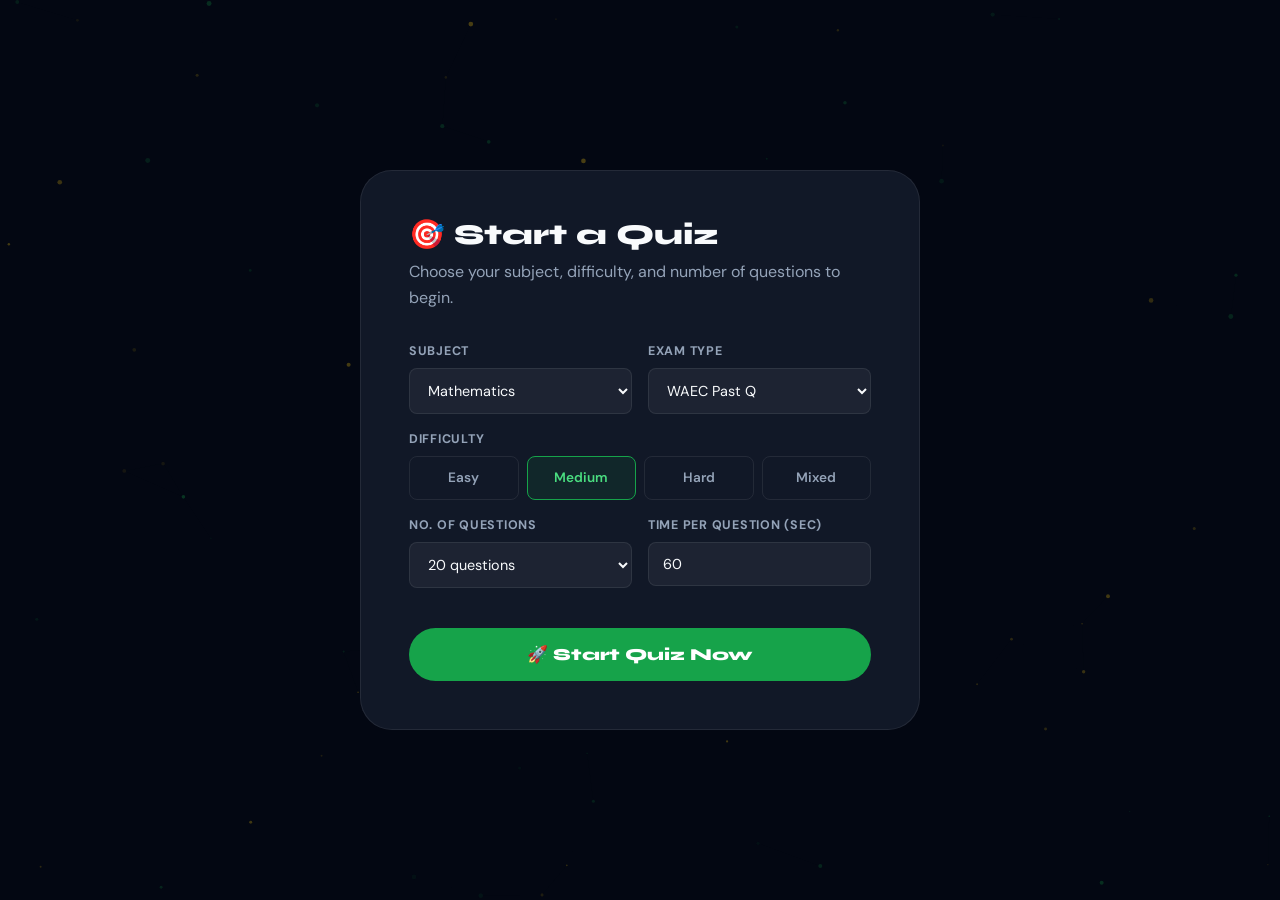
<file: pages/quiz.html>
<!DOCTYPE html>
<html lang="en">
<head>
  <meta charset="UTF-8"/>
  <meta name="viewport" content="width=device-width, initial-scale=1.0"/>
  <title>Quiz — QuizKids</title>
  <link rel="preconnect" href="https://fonts.googleapis.com"/>
  <link href="https://fonts.googleapis.com/css2?family=Syne:wght@400;600;700;800&family=DM+Sans:wght@300;400;500;600&display=swap" rel="stylesheet"/>
  <link rel="stylesheet" href="../css/main.css"/>
  <style>
    body { padding-top: 0; min-height: 100vh; }

    /* ── Quiz Setup Screen ── */
    .setup-screen { min-height: 100vh; display: flex; align-items: center; justify-content: center; padding: 24px; position: relative; z-index: 1; }
    .setup-box { background: var(--bg-card); border: 1px solid var(--border-color); border-radius: var(--radius-xl); padding: 48px; max-width: 560px; width: 100%; }
    .setup-box h2 { font-size: 1.8rem; font-weight: 800; margin-bottom: 8px; }
    .setup-box p { color: var(--text-secondary); margin-bottom: 32px; }
    .setup-row { display: grid; grid-template-columns: 1fr 1fr; gap: 16px; margin-bottom: 16px; }
    .setup-group label { display: block; font-size: 0.78rem; font-weight: 700; color: var(--text-secondary); text-transform: uppercase; letter-spacing: 0.06em; margin-bottom: 6px; }
    .setup-group select, .setup-group input[type="number"] { width: 100%; padding: 12px 14px; background: rgba(255,255,255,0.05); border: 1px solid var(--border-color); border-radius: var(--radius-sm); color: var(--text-primary); font-family: var(--font-body); font-size: 0.9rem; outline: none; transition: var(--transition); }
    .setup-group select:focus, .setup-group input:focus { border-color: var(--brand-primary); }
    .diff-pills { display: flex; gap: 8px; }
    .diff-pill { flex: 1; padding: 10px; text-align: center; border: 1px solid var(--border-color); border-radius: var(--radius-sm); cursor: pointer; font-size: 0.85rem; font-weight: 600; color: var(--text-secondary); transition: var(--transition); }
    .diff-pill.selected { border-color: var(--brand-primary); background: rgba(22,163,74,0.1); color: #4ade80; }
    .start-btn { width: 100%; padding: 16px; background: var(--brand-primary); color: #fff; border: none; border-radius: 100px; font-size: 1.05rem; font-weight: 800; font-family: var(--font-display); cursor: pointer; transition: var(--transition); margin-top: 24px; }
    .start-btn:hover { background: var(--brand-secondary); transform: translateY(-2px); box-shadow: 0 8px 24px rgba(22,163,74,0.3); }

    /* ── Quiz Active Screen ── */
    .quiz-screen { display: none; min-height: 100vh; flex-direction: column; position: relative; z-index: 1; }
    .quiz-screen.active { display: flex; }

    .quiz-topbar {
      position: sticky; top: 0; z-index: 100;
      padding: 16px 24px;
      background: rgba(3,7,18,0.95); backdrop-filter: blur(20px);
      border-bottom: 1px solid var(--border-color);
      display: flex; align-items: center; gap: 20px;
    }
    .q-subject { font-weight: 700; font-size: 0.9rem; color: var(--text-secondary); flex-shrink: 0; }
    .q-progress-wrap { flex: 1; }
    .q-progress-track { height: 6px; background: rgba(255,255,255,0.06); border-radius: 3px; overflow: hidden; }
    .q-progress-fill { height: 100%; background: var(--brand-primary); border-radius: 3px; transition: width 0.4s ease; }
    .q-progress-text { font-size: 0.75rem; color: var(--text-muted); margin-top: 4px; }

    /* Timer */
    .q-timer {
      display: flex; align-items: center; gap: 8px;
      background: rgba(255,255,255,0.06); border: 1px solid var(--border-color);
      border-radius: var(--radius-sm); padding: 8px 16px;
      font-family: var(--font-display); font-size: 1.1rem; font-weight: 800;
      transition: var(--transition);
    }
    .q-timer.warning { background: rgba(250,204,21,0.1); border-color: rgba(250,204,21,0.4); color: #facc15; animation: pulse-timer 1s infinite; }
    .q-timer.danger { background: rgba(239,68,68,0.15); border-color: rgba(239,68,68,0.5); color: #f87171; animation: pulse-timer 0.5s infinite; }
    @keyframes pulse-timer { 0%, 100% { transform: scale(1); } 50% { transform: scale(1.05); } }

    /* Question area */
    .quiz-body { flex: 1; display: flex; flex-direction: column; align-items: center; justify-content: center; padding: 32px 24px; }
    .question-box { width: 100%; max-width: 720px; }
    .q-number { font-size: 0.78rem; text-transform: uppercase; letter-spacing: 0.1em; color: var(--text-muted); margin-bottom: 12px; }
    .q-text { font-size: clamp(1.1rem, 2.5vw, 1.35rem); font-weight: 600; color: var(--text-primary); line-height: 1.6; margin-bottom: 32px; }
    .q-image { width: 100%; max-height: 200px; object-fit: contain; border-radius: var(--radius-md); margin-bottom: 24px; background: rgba(255,255,255,0.05); }

    /* Options */
    .options-grid { display: flex; flex-direction: column; gap: 12px; margin-bottom: 32px; }
    .option-btn {
      display: flex; align-items: flex-start; gap: 16px;
      padding: 16px 20px;
      background: rgba(255,255,255,0.03); border: 1.5px solid var(--border-color);
      border-radius: var(--radius-md); cursor: pointer;
      text-align: left; font-family: var(--font-body); font-size: 0.95rem;
      color: var(--text-primary); transition: var(--transition);
      width: 100%;
    }
    .option-btn:hover:not(:disabled) { background: rgba(255,255,255,0.06); border-color: rgba(255,255,255,0.15); transform: translateX(4px); }
    .option-btn .opt-letter {
      width: 32px; height: 32px; flex-shrink: 0; border-radius: 8px;
      background: rgba(255,255,255,0.08); display: flex; align-items: center; justify-content: center;
      font-weight: 800; font-size: 0.85rem; transition: var(--transition);
    }
    .option-btn .opt-text { padding-top: 4px; line-height: 1.5; }
    .option-btn.selected { border-color: var(--brand-primary); background: rgba(22,163,74,0.08); }
    .option-btn.selected .opt-letter { background: var(--brand-primary); color: #fff; }
    .option-btn.correct { border-color: #22c55e; background: rgba(34,197,94,0.12); }
    .option-btn.correct .opt-letter { background: #22c55e; color: #fff; }
    .option-btn.wrong { border-color: #ef4444; background: rgba(239,68,68,0.1); }
    .option-btn.wrong .opt-letter { background: #ef4444; color: #fff; }
    .option-btn:disabled { cursor: not-allowed; }

    /* Explanation */
    .explanation-box { background: rgba(22,163,74,0.08); border: 1px solid rgba(22,163,74,0.25); border-radius: var(--radius-md); padding: 20px; margin-bottom: 24px; display: none; }
    .explanation-box.show { display: block; }
    .explanation-box h4 { font-size: 0.82rem; text-transform: uppercase; letter-spacing: 0.06em; color: #4ade80; margin-bottom: 8px; }
    .explanation-box p { color: var(--text-secondary); font-size: 0.9rem; line-height: 1.7; }

    /* Nav buttons */
    .q-nav { display: flex; align-items: center; justify-content: space-between; gap: 12px; }
    .q-btn { padding: 12px 28px; border-radius: 100px; font-weight: 700; font-family: var(--font-display); font-size: 0.95rem; cursor: pointer; transition: var(--transition); border: 1.5px solid var(--border-color); background: transparent; color: var(--text-secondary); }
    .q-btn:hover { border-color: rgba(255,255,255,0.2); color: var(--text-primary); }
    .q-btn.primary { background: var(--brand-primary); color: #fff; border-color: transparent; }
    .q-btn.primary:hover { background: var(--brand-secondary); transform: translateY(-1px); box-shadow: 0 6px 20px rgba(22,163,74,0.3); }
    .q-btn:disabled { opacity: 0.4; cursor: not-allowed; transform: none; box-shadow: none; }
    .q-shortcut { font-size: 0.72rem; color: var(--text-muted); }

    /* ── Results Screen ── */
    .results-screen { display: none; min-height: 100vh; align-items: center; justify-content: center; padding: 24px; position: relative; z-index: 1; }
    .results-screen.active { display: flex; }
    .results-box { background: var(--bg-card); border: 1px solid var(--border-color); border-radius: var(--radius-xl); padding: 48px; max-width: 680px; width: 100%; }
    .result-emoji { font-size: 4rem; text-align: center; margin-bottom: 8px; }
    .result-title { text-align: center; font-size: 1.8rem; font-weight: 800; margin-bottom: 8px; }
    .result-sub { text-align: center; color: var(--text-secondary); margin-bottom: 32px; }
    .score-circle {
      width: 140px; height: 140px; border-radius: 50%;
      border: 6px solid var(--brand-primary);
      display: flex; align-items: center; justify-content: center;
      margin: 0 auto 32px;
      background: radial-gradient(circle, rgba(22,163,74,0.1), transparent);
    }
    .score-circle .score-big { font-family: var(--font-display); font-size: 2.2rem; font-weight: 800; }
    .score-circle .score-lbl { font-size: 0.75rem; color: var(--text-muted); display: block; text-align: center; }
    .result-stats { display: grid; grid-template-columns: repeat(3,1fr); gap: 16px; margin-bottom: 32px; }
    .rs-item { text-align: center; padding: 16px; background: rgba(255,255,255,0.04); border-radius: var(--radius-md); }
    .rs-val { font-family: var(--font-display); font-size: 1.5rem; font-weight: 800; }
    .rs-lbl { font-size: 0.75rem; color: var(--text-muted); margin-top: 4px; }
    .xp-earned { text-align: center; background: rgba(250,204,21,0.08); border: 1px solid rgba(250,204,21,0.25); border-radius: var(--radius-md); padding: 16px; margin-bottom: 32px; }
    .xp-earned strong { color: #facc15; font-size: 1.1rem; }
    .result-actions { display: flex; gap: 12px; flex-wrap: wrap; }
    .result-actions a, .result-actions button { flex: 1; min-width: 140px; }

    /* Review section */
    .review-section { margin-top: 32px; }
    .review-section h3 { font-size: 1rem; font-weight: 700; margin-bottom: 16px; border-bottom: 1px solid var(--border-color); padding-bottom: 12px; }
    .review-item { padding: 16px; border-radius: var(--radius-md); margin-bottom: 12px; border: 1px solid; }
    .review-item.correct-review { border-color: rgba(34,197,94,0.3); background: rgba(34,197,94,0.05); }
    .review-item.wrong-review { border-color: rgba(239,68,68,0.3); background: rgba(239,68,68,0.05); }
    .review-q { font-weight: 600; font-size: 0.9rem; margin-bottom: 8px; }
    .review-ans { font-size: 0.82rem; }
    .review-correct { color: #4ade80; }
    .review-wrong { color: #f87171; }
    .review-exp { font-size: 0.82rem; color: var(--text-secondary); margin-top: 6px; }

    @media (max-width: 480px) {
      .setup-row { grid-template-columns: 1fr; }
      .quiz-topbar { gap: 12px; padding: 12px 16px; }
      .q-timer { padding: 6px 12px; font-size: 0.95rem; }
      .result-stats { grid-template-columns: 1fr 1fr; }
    }
  </style>
</head>
<body>
<div class="bg-canvas"><canvas id="bgCanvas"></canvas></div>

<!-- SETUP SCREEN -->
<div class="setup-screen" id="setupScreen">
  <div class="setup-box reveal-up visible">
    <h2>🎯 Start a Quiz</h2>
    <p>Choose your subject, difficulty, and number of questions to begin.</p>

    <div class="setup-row">
      <div class="setup-group">
        <label>Subject</label>
        <select id="setupSubject">
          <option value="mathematics">Mathematics</option>
          <option value="english">English Language</option>
          <option value="physics">Physics</option>
          <option value="chemistry">Chemistry</option>
          <option value="biology">Biology</option>
          <option value="economics">Economics</option>
          <option value="government">Government</option>
          <option value="geography">Geography</option>
          <option value="literature">Literature</option>
          <option value="civic">Civic Education</option>
        </select>
      </div>
      <div class="setup-group">
        <label>Exam Type</label>
        <select id="setupExamType">
          <option value="waec">WAEC Past Q</option>
          <option value="jamb">JAMB/UTME</option>
          <option value="neco">NECO</option>
          <option value="practice">General Practice</option>
        </select>
      </div>
    </div>

    <div class="setup-group" style="margin-bottom:16px">
      <label>Difficulty</label>
      <div class="diff-pills">
        <div class="diff-pill" onclick="selectDiff(this,'easy')">Easy</div>
        <div class="diff-pill selected" onclick="selectDiff(this,'medium')">Medium</div>
        <div class="diff-pill" onclick="selectDiff(this,'hard')">Hard</div>
        <div class="diff-pill" onclick="selectDiff(this,'mixed')">Mixed</div>
      </div>
    </div>

    <div class="setup-row">
      <div class="setup-group">
        <label>No. of Questions</label>
        <select id="setupQCount">
          <option value="10">10 questions</option>
          <option value="20" selected>20 questions</option>
          <option value="30">30 questions</option>
          <option value="40">40 questions (JAMB)</option>
        </select>
      </div>
      <div class="setup-group">
        <label>Time per question (sec)</label>
        <input type="number" id="setupTime" value="60" min="20" max="180"/>
      </div>
    </div>

    <button class="start-btn" onclick="startQuiz()">🚀 Start Quiz Now</button>
  </div>
</div>

<!-- QUIZ SCREEN -->
<div class="quiz-screen" id="quizScreen">
  <div class="quiz-topbar">
    <div class="q-subject" id="qSubjectLabel">Mathematics</div>
    <div class="q-progress-wrap">
      <div class="q-progress-track"><div class="q-progress-fill" id="progressFill" style="width:0%"></div></div>
      <div class="q-progress-text" id="progressText">Question 1 of 20</div>
    </div>
    <div class="q-timer" id="qTimer">
      <span>⏱</span>
      <span id="timerDisplay">60</span>
    </div>
    <button class="btn-ghost" style="padding:8px 14px;font-size:0.8rem" onclick="quitQuiz()">✕ Quit</button>
  </div>

  <div class="quiz-body">
    <div class="question-box">
      <div class="q-number" id="qNumber">Question 1 of 20</div>
      <div class="q-text" id="qText">Loading question...</div>
      <div class="options-grid" id="optionsGrid"></div>
      <div class="explanation-box" id="explanationBox">
        <h4>💡 Explanation</h4>
        <p id="explanationText"></p>
      </div>
      <div class="q-nav">
        <button class="q-btn" id="prevBtn" onclick="prevQ()" disabled>← Previous</button>
        <div class="q-shortcut">Press 1-4 to select • Enter to next</div>
        <button class="q-btn primary" id="nextBtn" onclick="nextQ()">Next Question →</button>
      </div>
    </div>
  </div>
</div>

<!-- RESULTS SCREEN -->
<div class="results-screen" id="resultsScreen">
  <div class="results-box">
    <div class="result-emoji" id="resultEmoji">🎉</div>
    <h2 class="result-title" id="resultTitle">Quiz Complete!</h2>
    <p class="result-sub" id="resultSub">Here's how you did:</p>

    <div class="score-circle">
      <div>
        <div class="score-big" id="resultScore">0%</div>
        <span class="score-lbl">Score</span>
      </div>
    </div>

    <div class="result-stats">
      <div class="rs-item">
        <div class="rs-val" id="rsCorrect" style="color:#4ade80">0</div>
        <div class="rs-lbl">✅ Correct</div>
      </div>
      <div class="rs-item">
        <div class="rs-val" id="rsWrong" style="color:#f87171">0</div>
        <div class="rs-lbl">❌ Wrong</div>
      </div>
      <div class="rs-item">
        <div class="rs-val" id="rsTime" style="color:#facc15">0s</div>
        <div class="rs-lbl">⏱ Avg Time</div>
      </div>
    </div>

    <div class="xp-earned" id="xpEarned">
      🌟 You earned <strong>+0 XP</strong>
    </div>

    <div class="result-actions">
      <button class="btn-primary" onclick="retryQuiz()" style="padding:14px">🔄 Try Again</button>
      <a href="dashboard.html" class="btn-ghost" style="padding:14px;text-align:center">📊 Dashboard</a>
    </div>

    <div class="review-section" id="reviewSection"></div>
  </div>
</div>

<script src="../js/main.js"></script>
<script>
// ── Question Bank ──
// A larger bank would live in a DB; this is the demo set
const QUESTIONS = {
  mathematics: [
    { q: "If 2x + 3 = 11, find the value of x.", options: ["A. 3", "B. 4", "C. 5", "D. 6"], answer: 1, exp: "2x = 11 - 3 = 8, so x = 8/2 = 4." },
    { q: "The sum of angles in a triangle is:", options: ["A. 90°", "B. 180°", "C. 270°", "D. 360°"], answer: 1, exp: "The interior angles of any triangle always sum to 180°." },
    { q: "Simplify: 3² + 4²", options: ["A. 25", "B. 49", "C. 14", "D. 35"], answer: 0, exp: "3² = 9, 4² = 16. 9 + 16 = 25 = 5²." },
    { q: "Find the LCM of 4, 6 and 12.", options: ["A. 12", "B. 24", "C. 48", "D. 6"], answer: 0, exp: "Multiples of 12 include 12, which is also divisible by 4 and 6. LCM = 12." },
    { q: "A car travels 120 km in 2 hours. What is its speed?", options: ["A. 50 km/h", "B. 60 km/h", "C. 70 km/h", "D. 80 km/h"], answer: 1, exp: "Speed = Distance ÷ Time = 120 ÷ 2 = 60 km/h." },
    { q: "What is the value of √144?", options: ["A. 11", "B. 12", "C. 13", "D. 14"], answer: 1, exp: "12 × 12 = 144, so √144 = 12." },
    { q: "A rectangle has length 8 cm and width 5 cm. Find its area.", options: ["A. 13 cm²", "B. 26 cm²", "C. 40 cm²", "D. 80 cm²"], answer: 2, exp: "Area = length × width = 8 × 5 = 40 cm²." },
    { q: "Solve: 5(x − 2) = 20", options: ["A. x = 4", "B. x = 6", "C. x = 8", "D. x = 10"], answer: 1, exp: "5x − 10 = 20 → 5x = 30 → x = 6." },
    { q: "Express 0.75 as a fraction in its lowest terms.", options: ["A. 3/5", "B. 7/10", "C. 3/4", "D. 4/5"], answer: 2, exp: "0.75 = 75/100 = 3/4." },
    { q: "The factors of 12 include:", options: ["A. 5", "B. 7", "C. 6", "D. 11"], answer: 2, exp: "Factors of 12 are 1, 2, 3, 4, 6, 12. Only 6 is in the list." },
    { q: "If a triangle has base 10 cm and height 8 cm, find the area.", options: ["A. 18 cm²", "B. 40 cm²", "C. 80 cm²", "D. 20 cm²"], answer: 1, exp: "Area = ½ × base × height = ½ × 10 × 8 = 40 cm²." },
    { q: "What is 15% of 200?", options: ["A. 25", "B. 30", "C. 35", "D. 40"], answer: 1, exp: "15/100 × 200 = 30." },
    { q: "Which of these is a prime number?", options: ["A. 9", "B. 15", "C. 17", "D. 21"], answer: 2, exp: "17 has no factors other than 1 and itself. It is prime." },
    { q: "Find the perimeter of a square with side 7 cm.", options: ["A. 14 cm", "B. 21 cm", "C. 28 cm", "D. 49 cm"], answer: 2, exp: "Perimeter = 4 × side = 4 × 7 = 28 cm." },
    { q: "Convert 3/5 to a percentage.", options: ["A. 35%", "B. 60%", "C. 53%", "D. 30%"], answer: 1, exp: "3/5 × 100 = 60%." },
    { q: "If the ratio of boys to girls is 3:2 and there are 25 students, how many boys are there?", options: ["A. 10", "B. 12", "C. 15", "D. 18"], answer: 2, exp: "Total parts = 5. Boys = 3/5 × 25 = 15." },
    { q: "Evaluate: 2³ × 2²", options: ["A. 16", "B. 32", "C. 64", "D. 128"], answer: 1, exp: "2³ × 2² = 2^(3+2) = 2⁵ = 32." },
    { q: "The mean of 4, 7, 9, 12, 13 is:", options: ["A. 7", "B. 8", "C. 9", "D. 10"], answer: 2, exp: "Sum = 45, Count = 5. Mean = 45/5 = 9." },
    { q: "What is the reciprocal of 2/3?", options: ["A. 2/3", "B. 3/2", "C. 1/3", "D. 3/4"], answer: 1, exp: "The reciprocal flips the fraction: 3/2." },
    { q: "A ladder 13 m long leans against a wall. The foot is 5 m from the wall. How high does it reach?", options: ["A. 8 m", "B. 10 m", "C. 12 m", "D. 11 m"], answer: 2, exp: "Using Pythagoras: h² = 13² − 5² = 169 − 25 = 144. h = 12 m." },
  ],
  biology: [
    { q: "Which organelle is known as the powerhouse of the cell?", options: ["A. Nucleus", "B. Ribosome", "C. Mitochondria", "D. Golgi body"], answer: 2, exp: "Mitochondria produce ATP through cellular respiration, earning the 'powerhouse' title." },
    { q: "What is the process by which plants make their own food?", options: ["A. Respiration", "B. Photosynthesis", "C. Transpiration", "D. Digestion"], answer: 1, exp: "Photosynthesis uses light, CO₂ and water to produce glucose and oxygen." },
    { q: "The functional unit of the kidney is the:", options: ["A. Alveolus", "B. Nephron", "C. Neuron", "D. Villus"], answer: 1, exp: "Each kidney contains about 1 million nephrons that filter blood." },
    { q: "Which blood type is the universal donor?", options: ["A. Type A", "B. Type B", "C. Type AB", "D. Type O"], answer: 3, exp: "Type O negative red blood cells can be given to patients of any blood type." },
    { q: "DNA replication occurs in which phase of the cell cycle?", options: ["A. G1 phase", "B. S phase", "C. G2 phase", "D. M phase"], answer: 1, exp: "DNA replication occurs during the S (synthesis) phase of interphase." },
    { q: "The process by which organisms produce offspring is called:", options: ["A. Respiration", "B. Nutrition", "C. Reproduction", "D. Growth"], answer: 2, exp: "Reproduction is the biological process of producing new organisms." },
    { q: "Which gas is released during photosynthesis?", options: ["A. Carbon dioxide", "B. Nitrogen", "C. Oxygen", "D. Hydrogen"], answer: 2, exp: "Oxygen is a byproduct of the light-dependent reactions of photosynthesis." },
    { q: "The longest bone in the human body is the:", options: ["A. Tibia", "B. Humerus", "C. Femur", "D. Radius"], answer: 2, exp: "The femur (thigh bone) is the longest and strongest bone in the body." },
  ],
  physics: [
    { q: "The SI unit of force is:", options: ["A. Watt", "B. Joule", "C. Newton", "D. Pascal"], answer: 2, exp: "The Newton (N) is the SI unit of force. 1 N = 1 kg·m/s²." },
    { q: "What is the speed of light in a vacuum?", options: ["A. 3 × 10⁶ m/s", "B. 3 × 10⁸ m/s", "C. 3 × 10¹⁰ m/s", "D. 3 × 10⁴ m/s"], answer: 1, exp: "The speed of light c ≈ 3 × 10⁸ m/s (300,000 km/s)." },
    { q: "Which type of mirror forms a virtual, upright, diminished image?", options: ["A. Plane mirror", "B. Concave mirror", "C. Convex mirror", "D. Parabolic mirror"], answer: 2, exp: "A convex (diverging) mirror always forms a virtual, upright, and smaller image." },
    { q: "Ohm's Law states that V = :", options: ["A. I + R", "B. I / R", "C. I × R", "D. I - R"], answer: 2, exp: "Ohm's Law: Voltage = Current × Resistance (V = IR)." },
    { q: "The unit of electric power is:", options: ["A. Volt", "B. Ampere", "C. Ohm", "D. Watt"], answer: 3, exp: "Power (P) is measured in Watts (W). P = V × I." },
    { q: "A body is said to be in equilibrium if the net force on it is:", options: ["A. Maximum", "B. Minimum", "C. Zero", "D. Equal to gravity"], answer: 2, exp: "Equilibrium requires zero net force (and zero net torque)." },
  ],
  english: [
    { q: "Which of these is a synonym for 'benevolent'?", options: ["A. Cruel", "B. Generous", "C. Indifferent", "D. Greedy"], answer: 1, exp: "Benevolent means well-meaning and kindly; generous is the closest synonym." },
    { q: "The word 'OBSEQUIOUS' means:", options: ["A. Bossy", "B. Stubborn", "C. Excessively compliant", "D. Aggressive"], answer: 2, exp: "Obsequious means very eager to serve or please; overly submissive." },
    { q: "Identify the collective noun: 'A _____ of fish'", options: ["A. Pack", "B. Flock", "C. School", "D. Herd"], answer: 2, exp: "A 'school' is the collective noun used for a group of fish." },
    { q: "Which sentence is grammatically correct?", options: ["A. Him and me went to school", "B. He and I went to school", "C. Him and I went to school", "D. He and me went to school"], answer: 1, exp: "Use subject pronouns (He, I) as the subject of a sentence." },
    { q: "The opposite of 'ephemeral' is:", options: ["A. Temporary", "B. Fleeting", "C. Eternal", "D. Brief"], answer: 2, exp: "Ephemeral means short-lived. Its antonym is eternal or permanent." },
  ],
  chemistry: [
    { q: "The chemical symbol for Gold is:", options: ["A. Go", "B. Gd", "C. Au", "D. Ag"], answer: 2, exp: "Gold's symbol Au comes from its Latin name 'Aurum'." },
    { q: "What is the pH of a neutral solution?", options: ["A. 0", "B. 5", "C. 7", "D. 14"], answer: 2, exp: "A neutral solution (like pure water) has a pH of 7." },
    { q: "The process of converting a liquid to a gas by heating is called:", options: ["A. Condensation", "B. Evaporation", "C. Sublimation", "D. Melting"], answer: 1, exp: "Evaporation/boiling converts a liquid to gas through heating." },
    { q: "Sodium chloride (NaCl) is also known as:", options: ["A. Baking soda", "B. Washing soda", "C. Common salt", "D. Vinegar"], answer: 2, exp: "NaCl is the chemical formula for common table salt (sodium chloride)." },
  ],
};

// Pad all subjects to at least 10 questions using repeats
Object.keys(QUESTIONS).forEach(subj => {
  const bank = QUESTIONS[subj];
  while (bank.length < 40) bank.push(...bank.slice(0, Math.min(5, bank.length)));
});

// ── State ──
let state = {
  questions: [], current: 0, answers: [],
  subject: 'mathematics', difficulty: 'medium',
  timePerQ: 60, timer: null, timeLeft: 60,
  startTime: null, questionTimes: []
};

function selectDiff(el, val) {
  document.querySelectorAll('.diff-pill').forEach(p => p.classList.remove('selected'));
  el.classList.add('selected');
  state.difficulty = val;
}

// Pre-fill from URL params
const params = new URLSearchParams(location.search);
if (params.get('subject')) document.getElementById('setupSubject').value = params.get('subject');

function startQuiz() {
  state.subject = document.getElementById('setupSubject').value;
  const count = parseInt(document.getElementById('setupQCount').value);
  state.timePerQ = parseInt(document.getElementById('setupTime').value) || 60;
  
  // Get questions for the subject (shuffle and slice)
  const bank = [...(QUESTIONS[state.subject] || QUESTIONS.mathematics)];
  for (let i = bank.length - 1; i > 0; i--) {
    const j = Math.floor(Math.random() * (i + 1));
    [bank[i], bank[j]] = [bank[j], bank[i]];
  }
  state.questions = bank.slice(0, count);
  state.answers = new Array(count).fill(null);
  state.questionTimes = new Array(count).fill(0);
  state.current = 0;
  state.startTime = Date.now();

  document.getElementById('setupScreen').style.display = 'none';
  document.getElementById('quizScreen').classList.add('active');
  document.getElementById('qSubjectLabel').textContent = state.subject.charAt(0).toUpperCase() + state.subject.slice(1);

  renderQuestion();
  startTimer();
}

function renderQuestion() {
  const q = state.questions[state.current];
  const total = state.questions.length;

  // Progress
  const pct = ((state.current) / total) * 100;
  document.getElementById('progressFill').style.width = pct + '%';
  document.getElementById('progressText').textContent = `Question ${state.current+1} of ${total}`;
  document.getElementById('qNumber').textContent = `Question ${state.current+1} of ${total}`;
  document.getElementById('qText').textContent = q.q;

  // Options
  const letters = ['A', 'B', 'C', 'D'];
  document.getElementById('optionsGrid').innerHTML = q.options.map((opt, i) => `
    <button class="option-btn" id="opt${i}" onclick="selectAnswer(${i})" ${state.answers[state.current]!==null ? 'disabled' : ''}>
      <div class="opt-letter">${letters[i]}</div>
      <div class="opt-text">${opt.replace(/^[A-D]\. /,'')}</div>
    </button>
  `).join('');

  // If already answered, show state
  if (state.answers[state.current] !== null) {
    showAnswerState(state.answers[state.current], q.answer);
  }

  // Explanation
  const expBox = document.getElementById('explanationBox');
  expBox.classList.toggle('show', state.answers[state.current] !== null);
  if (state.answers[state.current] !== null) {
    document.getElementById('explanationText').textContent = q.exp;
  }

  // Prev/Next
  document.getElementById('prevBtn').disabled = state.current === 0;
  document.getElementById('nextBtn').textContent = state.current === total - 1 ? '✅ Submit Quiz' : 'Next Question →';
}

function selectAnswer(idx) {
  if (state.answers[state.current] !== null) return;
  state.answers[state.current] = idx;
  state.questionTimes[state.current] = state.timePerQ - state.timeLeft;

  const q = state.questions[state.current];
  showAnswerState(idx, q.answer);
  document.querySelectorAll('.option-btn').forEach(b => b.disabled = true);

  document.getElementById('explanationBox').classList.add('show');
  document.getElementById('explanationText').textContent = q.exp;
  
  stopTimer();
}

function showAnswerState(selected, correct) {
  document.querySelectorAll('.option-btn').forEach((btn, i) => {
    btn.classList.remove('selected', 'correct', 'wrong');
    if (i === correct) btn.classList.add('correct');
    else if (i === selected && selected !== correct) btn.classList.add('wrong');
    else if (i === selected) btn.classList.add('selected');
  });
}

function nextQ() {
  if (state.current === state.questions.length - 1) {
    finishQuiz(); return;
  }
  state.current++;
  stopTimer();
  startTimer();
  renderQuestion();
}

function prevQ() {
  if (state.current > 0) {
    state.current--;
    stopTimer();
    renderQuestion();
    // Restart timer only if not answered
    if (state.answers[state.current] === null) startTimer();
  }
}

function startTimer() {
  state.timeLeft = state.timePerQ;
  updateTimerDisplay();
  state.timer = setInterval(() => {
    state.timeLeft--;
    updateTimerDisplay();
    if (state.timeLeft <= 0) {
      clearInterval(state.timer);
      // Auto-skip unanswered
      if (state.answers[state.current] === null) {
        state.answers[state.current] = -1; // skipped
        renderQuestion();
        setTimeout(() => {
          if (state.current < state.questions.length - 1) { state.current++; startTimer(); renderQuestion(); }
          else finishQuiz();
        }, 800);
      }
    }
  }, 1000);
}

function stopTimer() { clearInterval(state.timer); }

function updateTimerDisplay() {
  const el = document.getElementById('qTimer');
  const disp = document.getElementById('timerDisplay');
  const t = state.timeLeft;
  disp.textContent = t + 's';
  el.classList.remove('warning','danger');
  if (t <= 10) el.classList.add('danger');
  else if (t <= 20) el.classList.add('warning');
}

function quitQuiz() {
  if (confirm('Are you sure you want to quit this quiz? Progress will be lost.')) {
    stopTimer();
    document.getElementById('quizScreen').classList.remove('active');
    document.getElementById('setupScreen').style.display = 'flex';
  }
}

// ── Keyboard shortcuts ──
document.addEventListener('keydown', (e) => {
  if (!document.getElementById('quizScreen').classList.contains('active')) return;
  if (e.key >= '1' && e.key <= '4') selectAnswer(parseInt(e.key) - 1);
  if (e.key === 'Enter') nextQ();
  if (e.key === 'ArrowLeft') prevQ();
  if (e.key === 'ArrowRight') nextQ();
});

function finishQuiz() {
  stopTimer();
  document.getElementById('quizScreen').classList.remove('active');
  document.getElementById('resultsScreen').classList.add('active');

  const correct = state.answers.filter((a, i) => a === state.questions[i].answer).length;
  const wrong = state.answers.filter((a, i) => a !== null && a !== -1 && a !== state.questions[i].answer).length;
  const total = state.questions.length;
  const pct = Math.round((correct / total) * 100);
  const avgTime = Math.round(state.questionTimes.filter(t=>t>0).reduce((a,b)=>a+b,0) / Math.max(1, state.questionTimes.filter(t=>t>0).length));
  const xpEarned = Math.round(pct * 0.5 + correct * 3);

  // Emoji + title
  let emoji, title, sub;
  if (pct >= 90) { emoji='🏆'; title='Outstanding!'; sub='You absolutely crushed it!'; }
  else if (pct >= 70) { emoji='🌟'; title='Great Job!'; sub='You performed really well.'; }
  else if (pct >= 50) { emoji='💪'; title='Good Effort!'; sub='Keep practicing to improve.'; }
  else { emoji='📚'; title='Keep Studying!'; sub='Review the explanations and try again.'; }

  document.getElementById('resultEmoji').textContent = emoji;
  document.getElementById('resultTitle').textContent = title;
  document.getElementById('resultSub').textContent = sub;
  document.getElementById('resultScore').textContent = pct + '%';
  document.getElementById('rsCorrect').textContent = correct;
  document.getElementById('rsWrong').textContent = wrong;
  document.getElementById('rsTime').textContent = avgTime + 's';
  document.getElementById('xpEarned').innerHTML = `🌟 You earned <strong>+${xpEarned} XP</strong>`;

  // Score circle color
  const circle = document.querySelector('.score-circle');
  circle.style.borderColor = pct >= 70 ? '#22c55e' : pct >= 50 ? '#facc15' : '#ef4444';

  // Save to user history
  const user = Auth.getUser();
  if (user) {
    user.xp = (user.xp || 0) + xpEarned;
    if (!user.quizHistory) user.quizHistory = [];
    user.quizHistory.push({
      subject: state.subject,
      title: state.subject.charAt(0).toUpperCase() + state.subject.slice(1) + ' Quiz',
      score: pct, correct, total,
      date: new Date().toISOString()
    });
    user.streak = (user.streak || 0) + 1;
    Auth.setUser(user);
  }

  // Review section
  const reviewEl = document.getElementById('reviewSection');
  reviewEl.innerHTML = `<h3>📋 Review Answers</h3>` + state.questions.map((q, i) => {
    const userAns = state.answers[i];
    const isCorrect = userAns === q.answer;
    const letters = ['A', 'B', 'C', 'D'];
    return `
      <div class="review-item ${isCorrect ? 'correct-review' : 'wrong-review'}">
        <div class="review-q">${i+1}. ${q.q}</div>
        <div class="review-ans">
          ${!isCorrect && userAns !== null && userAns !== -1 ? `<span class="review-wrong">Your answer: ${letters[userAns]}. ${q.options[userAns].replace(/^[A-D]\. /,'')}</span><br>` : ''}
          ${userAns === -1 ? '<span class="review-wrong">⏰ Time up — not answered</span><br>' : ''}
          <span class="review-correct">✅ Correct: ${letters[q.answer]}. ${q.options[q.answer].replace(/^[A-D]\. /,'')}</span>
        </div>
        <div class="review-exp">💡 ${q.exp}</div>
      </div>
    `;
  }).join('');
}

function retryQuiz() {
  document.getElementById('resultsScreen').classList.remove('active');
  document.getElementById('setupScreen').style.display = 'flex';
}
</script>
</body>
</html>
</file>
<file: css/main.css>
/* =============================================
   QUIZKIDS — MAIN CSS
   Global styles, variables, components
   ============================================= */

/* ── CSS Variables ── */
:root {
  --brand-primary: #16a34a;
  --brand-secondary: #15803d;
  --brand-accent: #facc15;
  --brand-dark: #052e16;
  --bg-base: #030712;
  --bg-surface: #0d1117;
  --bg-card: #111827;
  --bg-card-hover: #1a2332;
  --text-primary: #f8fafc;
  --text-secondary: #94a3b8;
  --text-muted: #475569;
  --border-color: rgba(255,255,255,0.08);
  --gradient-hero: linear-gradient(135deg, #16a34a 0%, #15803d 50%, #14532d 100%);
  --gradient-accent: linear-gradient(135deg, #facc15 0%, #f59e0b 100%);
  --shadow-card: 0 4px 24px rgba(0,0,0,0.4);
  --shadow-glow: 0 0 40px rgba(22,163,74,0.25);
  --radius-sm: 8px;
  --radius-md: 16px;
  --radius-lg: 24px;
  --radius-xl: 32px;
  --font-display: 'Syne', sans-serif;
  --font-body: 'DM Sans', sans-serif;
  --transition: 0.3s cubic-bezier(0.4, 0, 0.2, 1);
}

/* ── Reset ── */
*, *::before, *::after { box-sizing: border-box; margin: 0; padding: 0; }
html { scroll-behavior: smooth; font-size: 16px; }
body {
  font-family: var(--font-body);
  background: var(--bg-base);
  color: var(--text-primary);
  line-height: 1.6;
  overflow-x: hidden;
  -webkit-font-smoothing: antialiased;
}
a { color: inherit; text-decoration: none; }
img { max-width: 100%; display: block; }
button { cursor: pointer; border: none; background: none; font-family: inherit; }
ul { list-style: none; }

/* ── Scrollbar ── */
::-webkit-scrollbar { width: 6px; }
::-webkit-scrollbar-track { background: var(--bg-surface); }
::-webkit-scrollbar-thumb { background: var(--brand-primary); border-radius: 3px; }

/* ── Container ── */
.container { max-width: 1200px; margin: 0 auto; padding: 0 24px; }

/* ── Typography ── */
h1, h2, h3, h4 { font-family: var(--font-display); line-height: 1.1; }

/* ── Gradient Text ── */
.gradient-text {
  background: var(--gradient-accent);
  -webkit-background-clip: text;
  -webkit-text-fill-color: transparent;
  background-clip: text;
}

/* ── Buttons ── */
.btn-primary {
  display: inline-flex; align-items: center; gap: 8px;
  background: var(--brand-primary);
  color: #fff;
  padding: 10px 22px;
  border-radius: 100px;
  font-weight: 600;
  font-size: 0.875rem;
  transition: var(--transition);
  white-space: nowrap;
}
.btn-primary:hover { background: var(--brand-secondary); transform: translateY(-1px); box-shadow: var(--shadow-glow); }

.btn-ghost {
  display: inline-flex; align-items: center; gap: 8px;
  background: transparent;
  color: var(--text-secondary);
  padding: 10px 22px;
  border-radius: 100px;
  font-weight: 500;
  font-size: 0.875rem;
  border: 1px solid var(--border-color);
  transition: var(--transition);
  white-space: nowrap;
}
.btn-ghost:hover { color: var(--text-primary); border-color: rgba(255,255,255,0.2); background: rgba(255,255,255,0.05); }

/* ── Navbar ── */
.navbar {
  position: fixed; top: 0; left: 0; right: 0;
  z-index: 1000;
  padding: 0 24px;
  height: 68px;
  display: flex; align-items: center;
  transition: var(--transition);
}
.navbar.scrolled {
  background: rgba(3,7,18,0.92);
  backdrop-filter: blur(20px);
  border-bottom: 1px solid var(--border-color);
}
.nav-container {
  width: 100%; max-width: 1200px; margin: 0 auto;
  display: flex; align-items: center; gap: 40px;
}
.logo {
  display: flex; align-items: center; gap: 8px;
  font-family: var(--font-display); font-weight: 800; font-size: 1.4rem;
  color: var(--text-primary);
}
.logo-icon { font-size: 1.5rem; }
.logo-accent { color: var(--brand-accent); }
.nav-links {
  display: flex; align-items: center; gap: 8px;
  margin-left: auto;
}
.nav-links a {
  color: var(--text-secondary);
  font-size: 0.9rem; font-weight: 500;
  padding: 6px 14px;
  border-radius: 100px;
  transition: var(--transition);
}
.nav-links a:hover { color: var(--text-primary); background: rgba(255,255,255,0.06); }
.nav-cta { display: flex; align-items: center; gap: 8px; margin-left: 16px; }
.hamburger { display: none; flex-direction: column; gap: 5px; padding: 8px; margin-left: auto; }
.hamburger span { display: block; width: 22px; height: 2px; background: var(--text-primary); border-radius: 2px; transition: var(--transition); }

/* ── Section Helpers ── */
.section-label {
  display: inline-flex; align-items: center; gap: 6px;
  background: rgba(22,163,74,0.12);
  color: var(--brand-primary);
  border: 1px solid rgba(22,163,74,0.25);
  padding: 6px 16px; border-radius: 100px;
  font-size: 0.8rem; font-weight: 600; letter-spacing: 0.05em; text-transform: uppercase;
  margin-bottom: 16px;
}
.section-title {
  font-size: clamp(2rem, 4vw, 3rem); font-weight: 800;
  color: var(--text-primary);
  margin-bottom: 16px;
}
.section-sub {
  color: var(--text-secondary); font-size: 1.05rem;
  max-width: 540px; line-height: 1.7;
  margin-bottom: 56px;
}

/* ── Reveal Animations ── */
.reveal-up { opacity: 0; transform: translateY(30px); transition: opacity 0.7s ease, transform 0.7s ease; }
.reveal-up.visible { opacity: 1; transform: translateY(0); }
.reveal-right { opacity: 0; transform: translateX(40px); transition: opacity 0.7s ease, transform 0.7s ease; }
.reveal-right.visible { opacity: 1; transform: translateX(0); }

/* ── Background Canvas ── */
.bg-canvas {
  position: fixed; inset: 0; z-index: 0; pointer-events: none;
  opacity: 0.6;
}
#bgCanvas { width: 100%; height: 100%; }

/* ── Footer ── */
.footer {
  background: var(--bg-surface);
  border-top: 1px solid var(--border-color);
  padding: 64px 0 32px;
}
.footer-grid {
  display: grid;
  grid-template-columns: 2fr 1fr 1fr 1fr;
  gap: 48px;
  padding-bottom: 48px;
  border-bottom: 1px solid var(--border-color);
}
.footer-brand p {
  color: var(--text-secondary);
  font-size: 0.9rem;
  line-height: 1.7;
  margin: 16px 0 24px;
  max-width: 280px;
}
.social-links { display: flex; gap: 12px; }
.social-link {
  width: 36px; height: 36px;
  border: 1px solid var(--border-color);
  border-radius: 8px;
  display: flex; align-items: center; justify-content: center;
  font-size: 0.9rem; color: var(--text-secondary);
  transition: var(--transition);
}
.social-link:hover { border-color: var(--brand-primary); color: var(--brand-primary); }
.footer-col h4 {
  font-size: 0.875rem; font-weight: 700; text-transform: uppercase;
  letter-spacing: 0.08em; color: var(--text-primary);
  margin-bottom: 20px;
}
.footer-col ul { display: flex; flex-direction: column; gap: 10px; }
.footer-col a { color: var(--text-secondary); font-size: 0.9rem; transition: var(--transition); }
.footer-col a:hover { color: var(--brand-primary); }
.footer-bottom {
  padding-top: 32px;
  text-align: center;
  color: var(--text-muted);
  font-size: 0.85rem;
}

/* ── Toast ── */
.toast {
  position: fixed; bottom: 24px; right: 24px;
  background: var(--bg-card); border: 1px solid var(--border-color);
  color: var(--text-primary);
  padding: 14px 20px;
  border-radius: var(--radius-md);
  box-shadow: var(--shadow-card);
  z-index: 9999;
  font-size: 0.9rem;
  transform: translateY(100px); opacity: 0;
  transition: var(--transition);
  max-width: 320px;
}
.toast.show { transform: translateY(0); opacity: 1; }
.toast.success { border-left: 4px solid var(--brand-primary); }
.toast.error { border-left: 4px solid #ef4444; }

/* ── Loading Skeleton ── */
.skeleton {
  background: linear-gradient(90deg, var(--bg-card) 25%, var(--bg-card-hover) 50%, var(--bg-card) 75%);
  background-size: 200% 100%;
  animation: skeleton-shimmer 1.5s infinite;
  border-radius: var(--radius-sm);
}
@keyframes skeleton-shimmer { 0% { background-position: 200% 0; } 100% { background-position: -200% 0; } }

/* ── Modal ── */
.modal-overlay {
  position: fixed; inset: 0; z-index: 2000;
  background: rgba(0,0,0,0.8);
  backdrop-filter: blur(8px);
  display: flex; align-items: center; justify-content: center;
  padding: 24px;
  opacity: 0; pointer-events: none; transition: var(--transition);
}
.modal-overlay.open { opacity: 1; pointer-events: all; }
.modal-box {
  background: var(--bg-card);
  border: 1px solid var(--border-color);
  border-radius: var(--radius-xl);
  padding: 48px;
  max-width: 500px; width: 100%;
  transform: scale(0.9); transition: var(--transition);
}
.modal-overlay.open .modal-box { transform: scale(1); }
.modal-close {
  position: absolute; top: 16px; right: 16px;
  width: 32px; height: 32px;
  border-radius: 50%;
  background: rgba(255,255,255,0.08);
  display: flex; align-items: center; justify-content: center;
  color: var(--text-secondary); font-size: 1.2rem;
  transition: var(--transition);
}
.modal-close:hover { background: rgba(255,255,255,0.15); color: var(--text-primary); }

/* ── Badge ── */
.badge {
  display: inline-flex; align-items: center; gap: 6px;
  padding: 4px 12px; border-radius: 100px;
  font-size: 0.75rem; font-weight: 600;
}
.badge-green { background: rgba(22,163,74,0.15); color: #4ade80; border: 1px solid rgba(22,163,74,0.3); }
.badge-yellow { background: rgba(250,204,21,0.15); color: #facc15; border: 1px solid rgba(250,204,21,0.3); }
.badge-blue { background: rgba(59,130,246,0.15); color: #60a5fa; border: 1px solid rgba(59,130,246,0.3); }
.badge-red { background: rgba(239,68,68,0.15); color: #f87171; border: 1px solid rgba(239,68,68,0.3); }

/* ── Responsive ── */
@media (max-width: 768px) {
  .nav-links, .nav-cta { display: none; }
  .hamburger { display: flex; }
  .navbar .nav-links.open {
    display: flex; flex-direction: column;
    position: fixed; top: 68px; left: 0; right: 0;
    background: rgba(3,7,18,0.98);
    padding: 24px;
    gap: 4px;
    border-bottom: 1px solid var(--border-color);
  }
  .navbar .nav-cta.open {
    display: flex; flex-direction: column;
    position: fixed; top: auto; bottom: 0; left: 0; right: 0;
    background: rgba(3,7,18,0.98);
    padding: 16px 24px 32px;
    border-top: 1px solid var(--border-color);
  }
  .footer-grid { grid-template-columns: 1fr 1fr; gap: 32px; }
}
@media (max-width: 480px) {
  .footer-grid { grid-template-columns: 1fr; }
}
</file>
